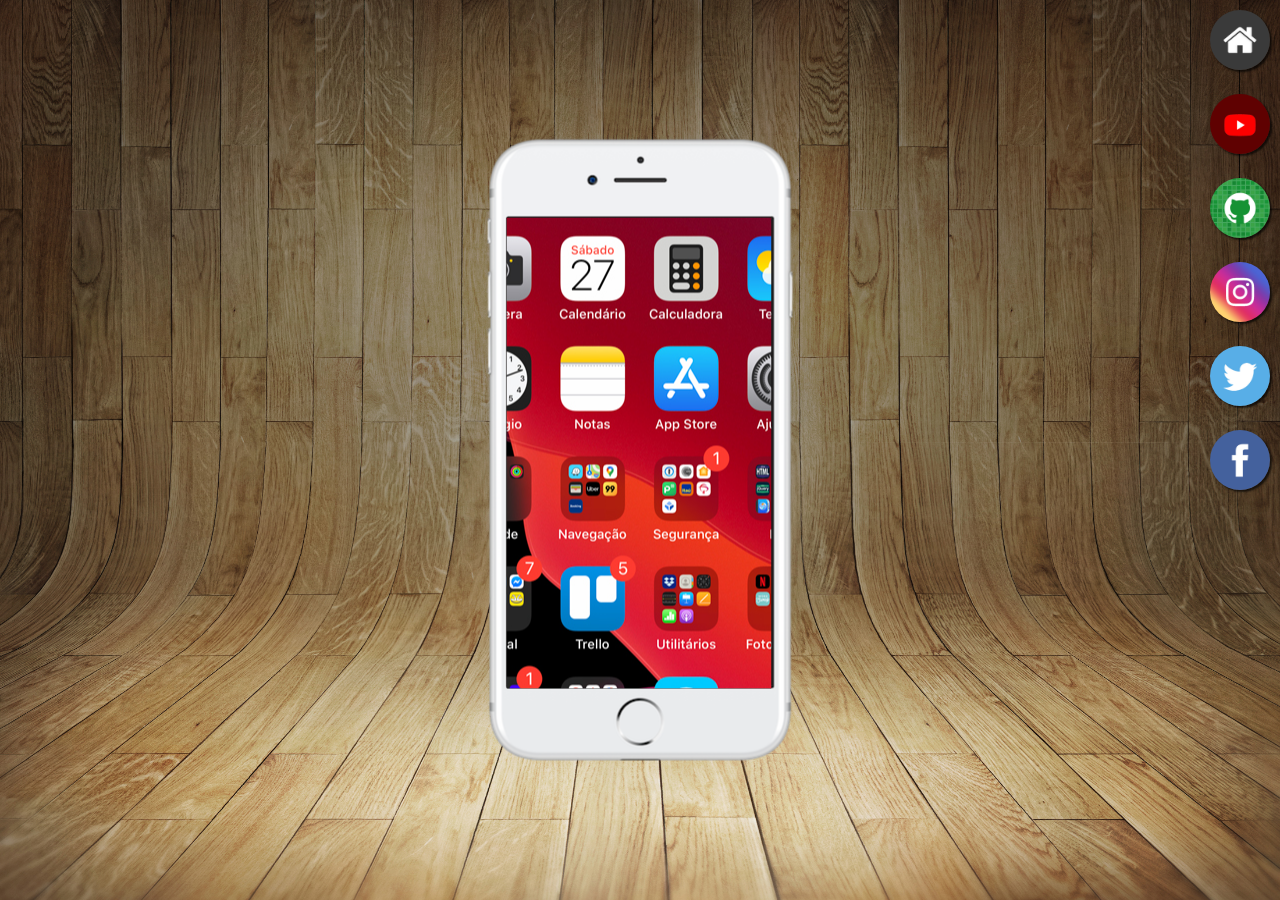
<file: index.html>
<!DOCTYPE html>
<html lang="pt-br">
<head>
    <meta charset="UTF-8">
    <meta http-equiv="X-UA-Compatible" content="IE=edge">
    <meta name="viewport" content="width= , initial-scale=1.0">
    <link rel="shortcut icon" href="favicon.ico" type="image/x-icon">
    <link rel="stylesheet" href="estilos/style.css">
    <title>Projetos Redes Sociais</title>
</head>
<body>
    <main>
        <section id="telefone">
            <iframe src="home.html" name="tela" id="tela" frameborder="0">Seu navegador não é compatível com isso!</iframe>
            
        </section>
        <section id="redes-sociais">
            <a href="home.html" target="tela"><img src="imagens/logo-home.jpg" alt="Home"></a><br>
            <a href="youtube.html" target="tela"><img src="imagens/logo-youtube.jpg" alt="Youtube"></a><br>
            <a href="github.html" target="tela"><img src="imagens/logo-github.jpg" alt="github"></a><br>
            <a href="instagram.html" target="tela"><img src="imagens/logo-instagram.jpg" alt="instagram"></a><br>
            <a href="twitter.html" target="tela"><img src="imagens/logo-twitter.jpg" alt="Twitter"></a><br>
            <a href="facebook.html" target="tela"><img src="imagens/logo-facebook.jpg" alt="Facebook"></a>
        </section>
    </main>
</body>
</html>
</file>
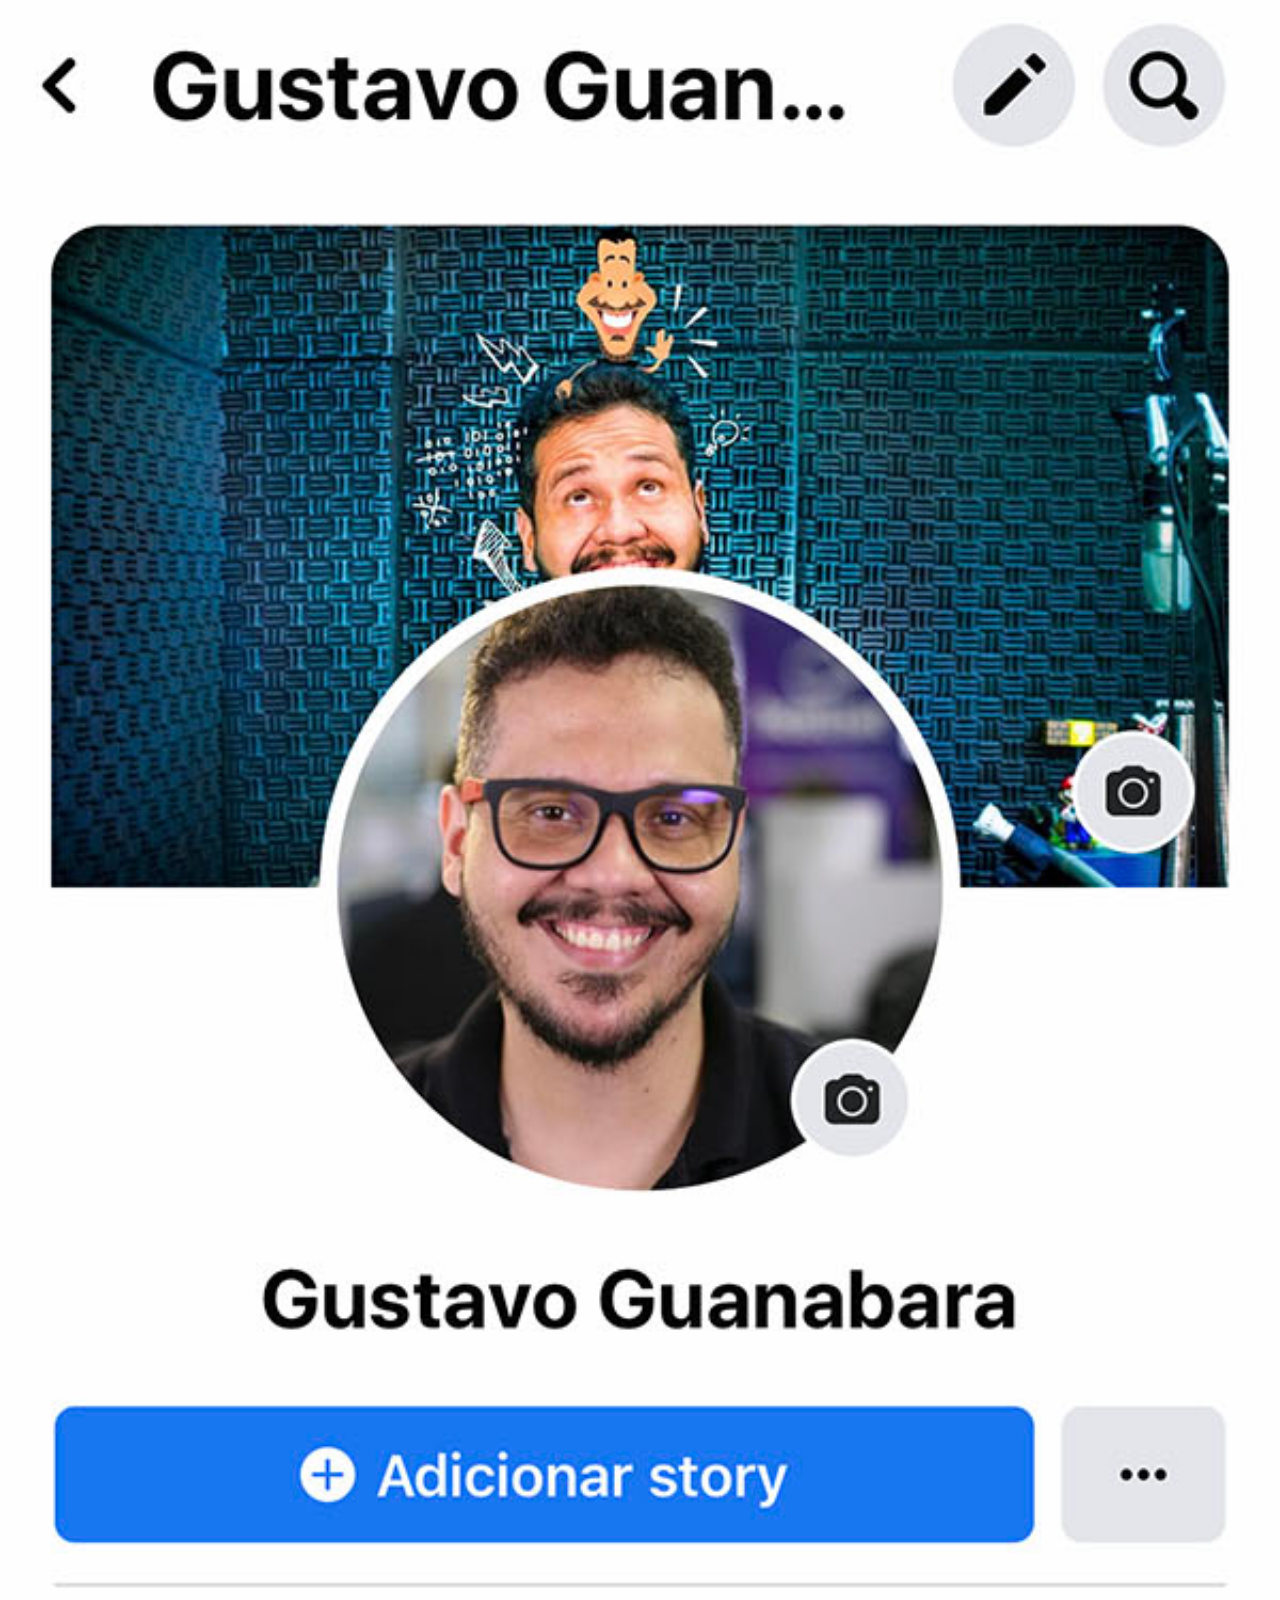
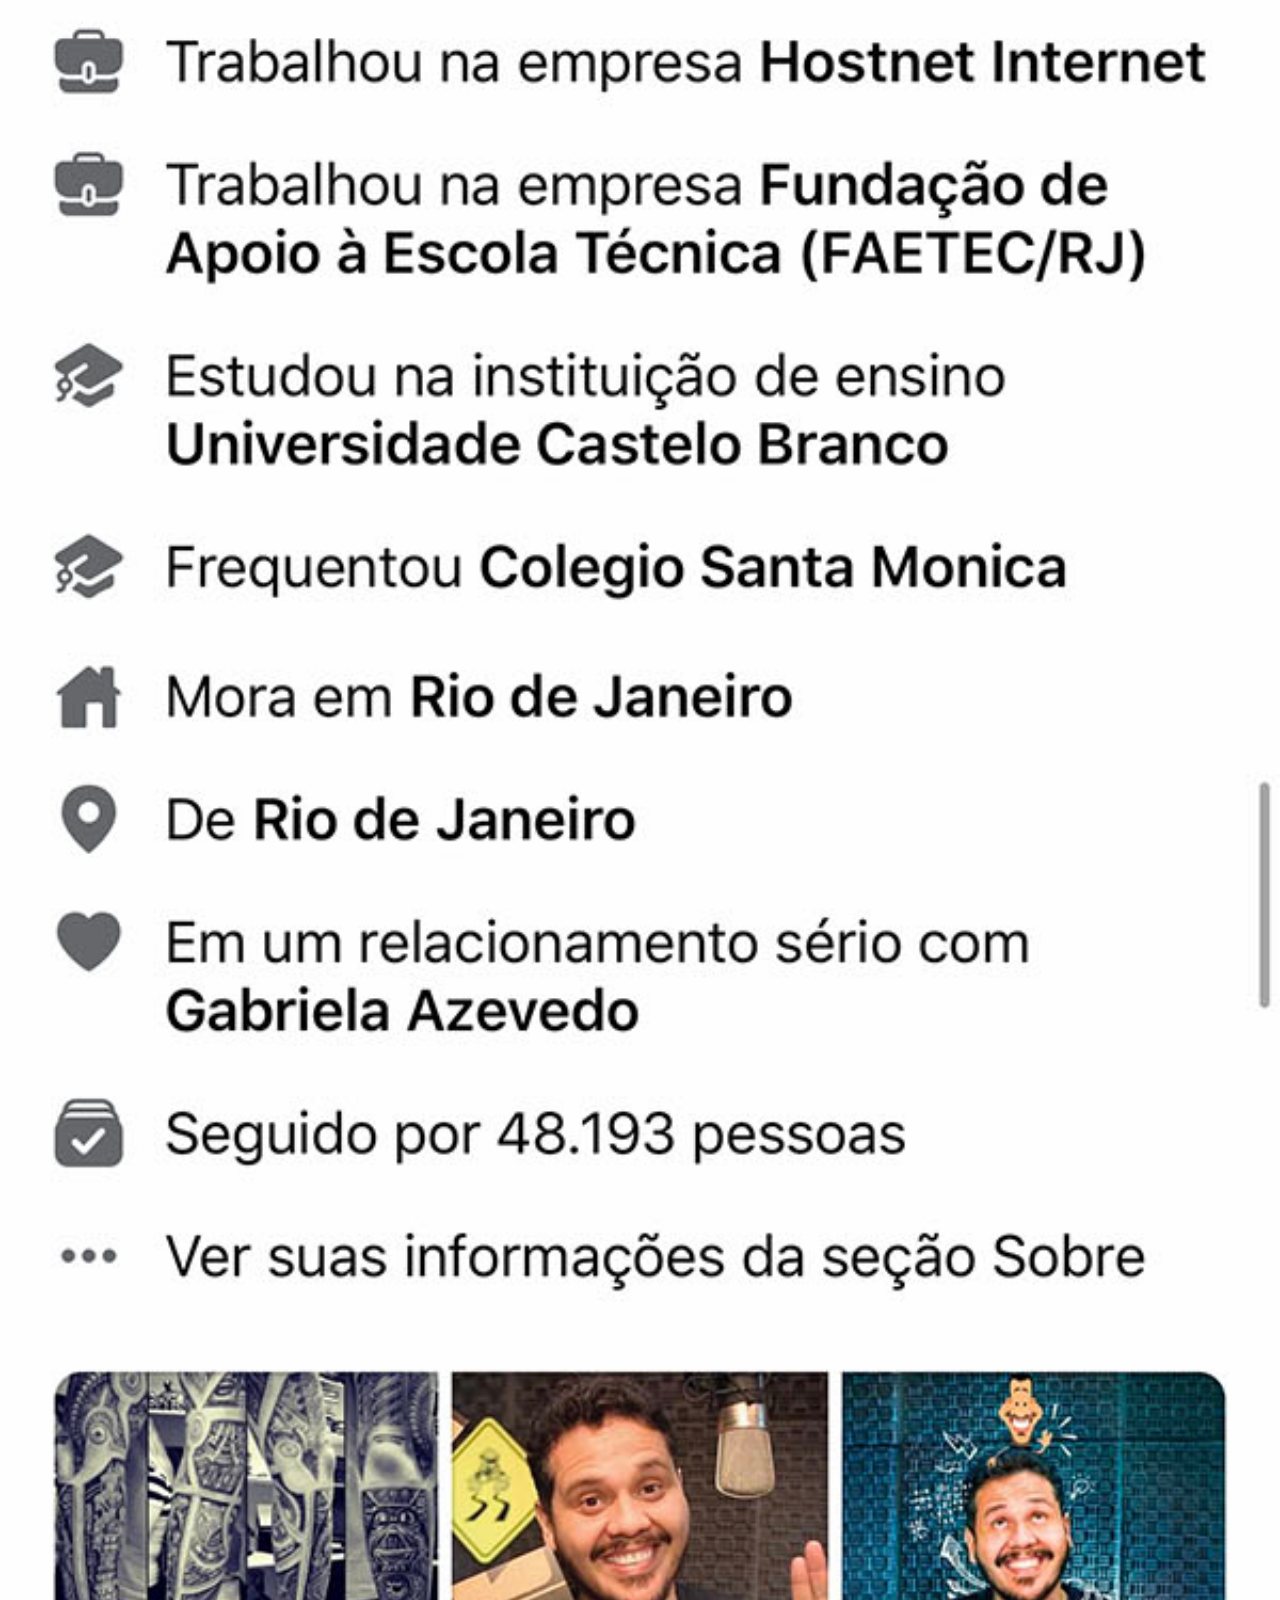
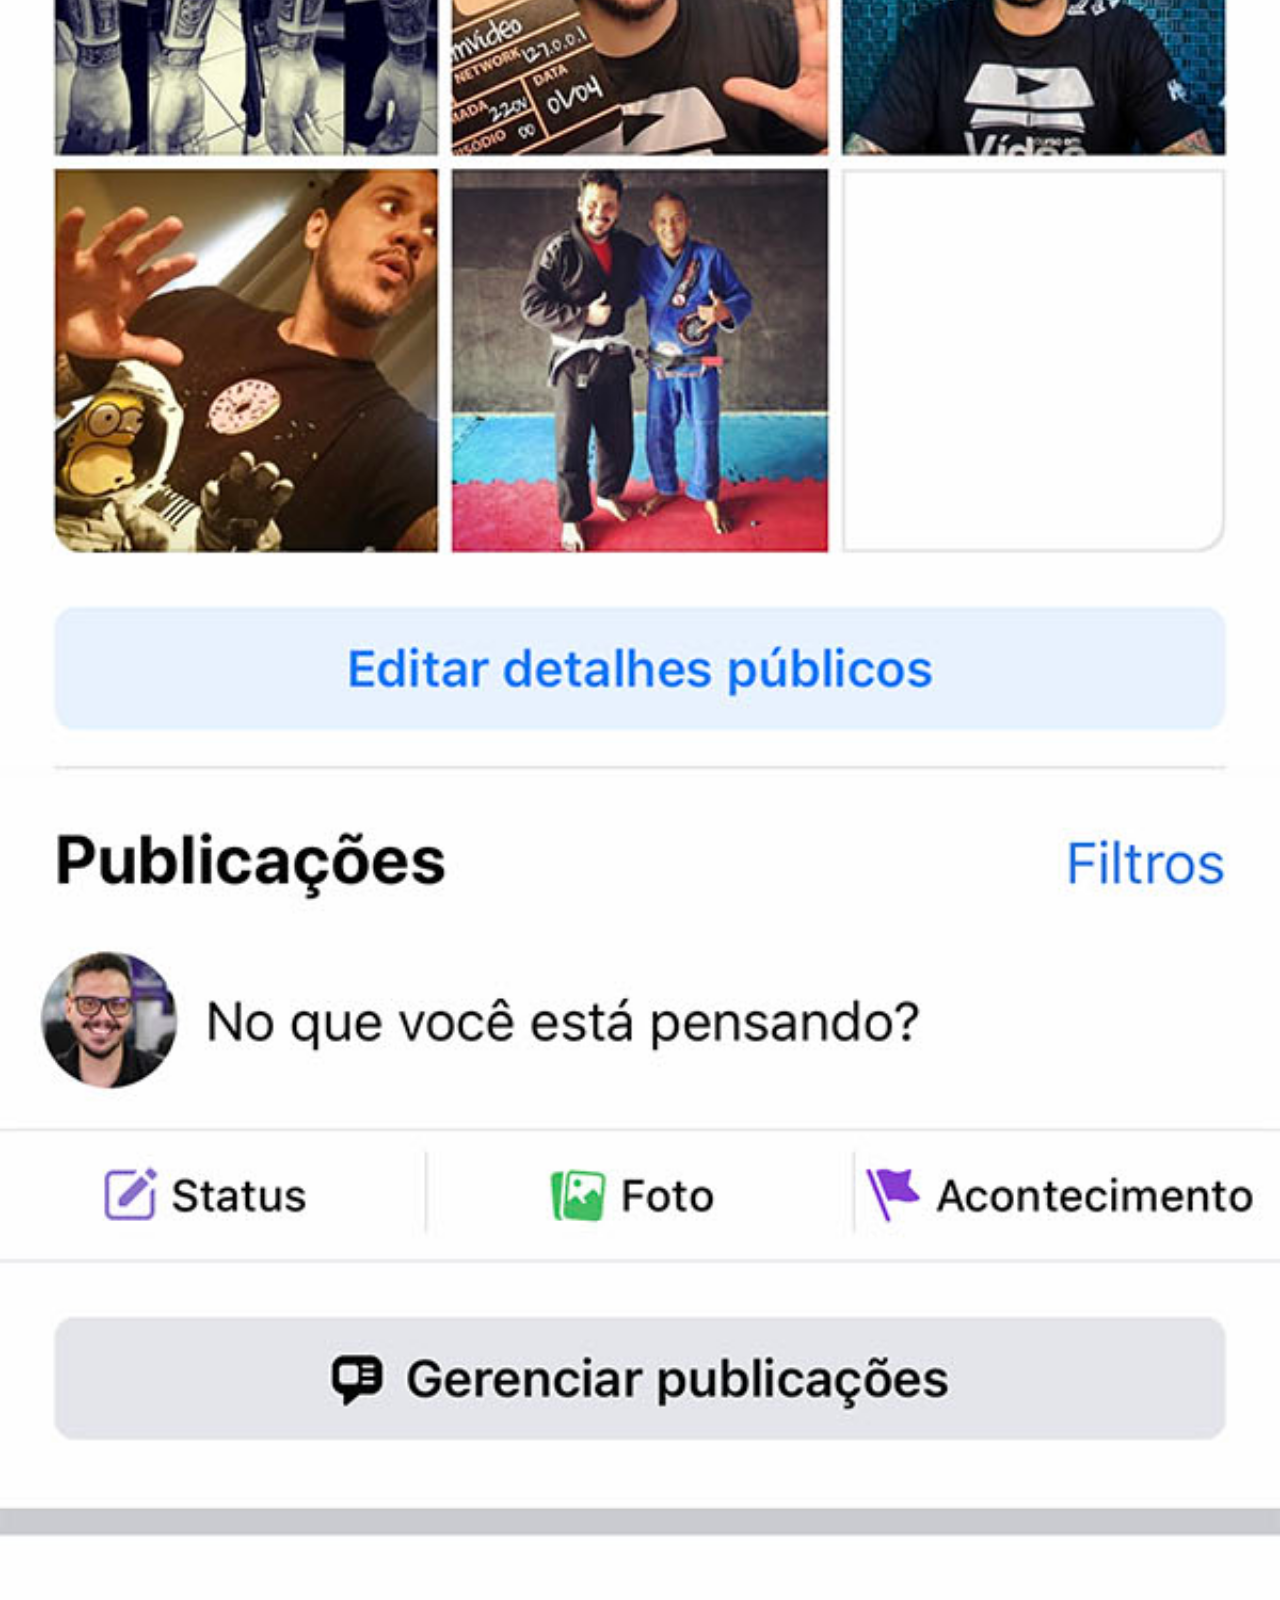
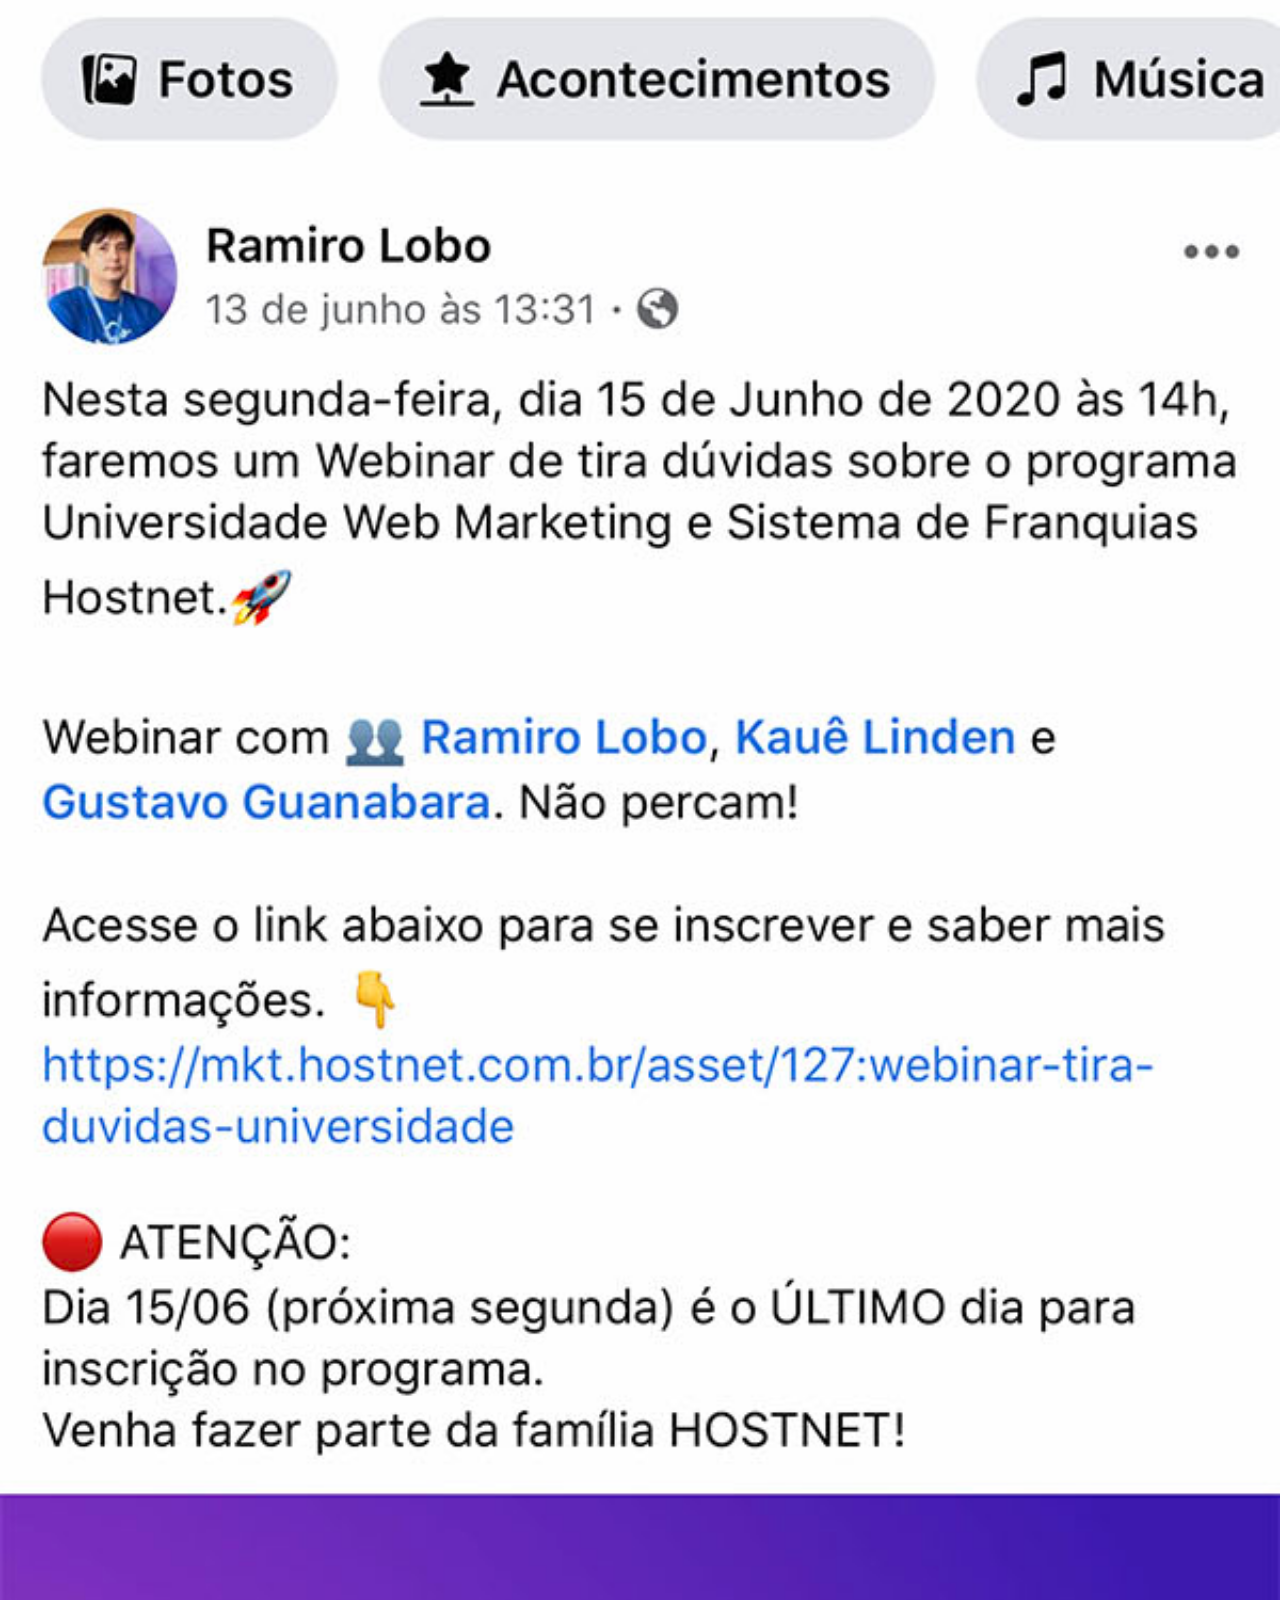
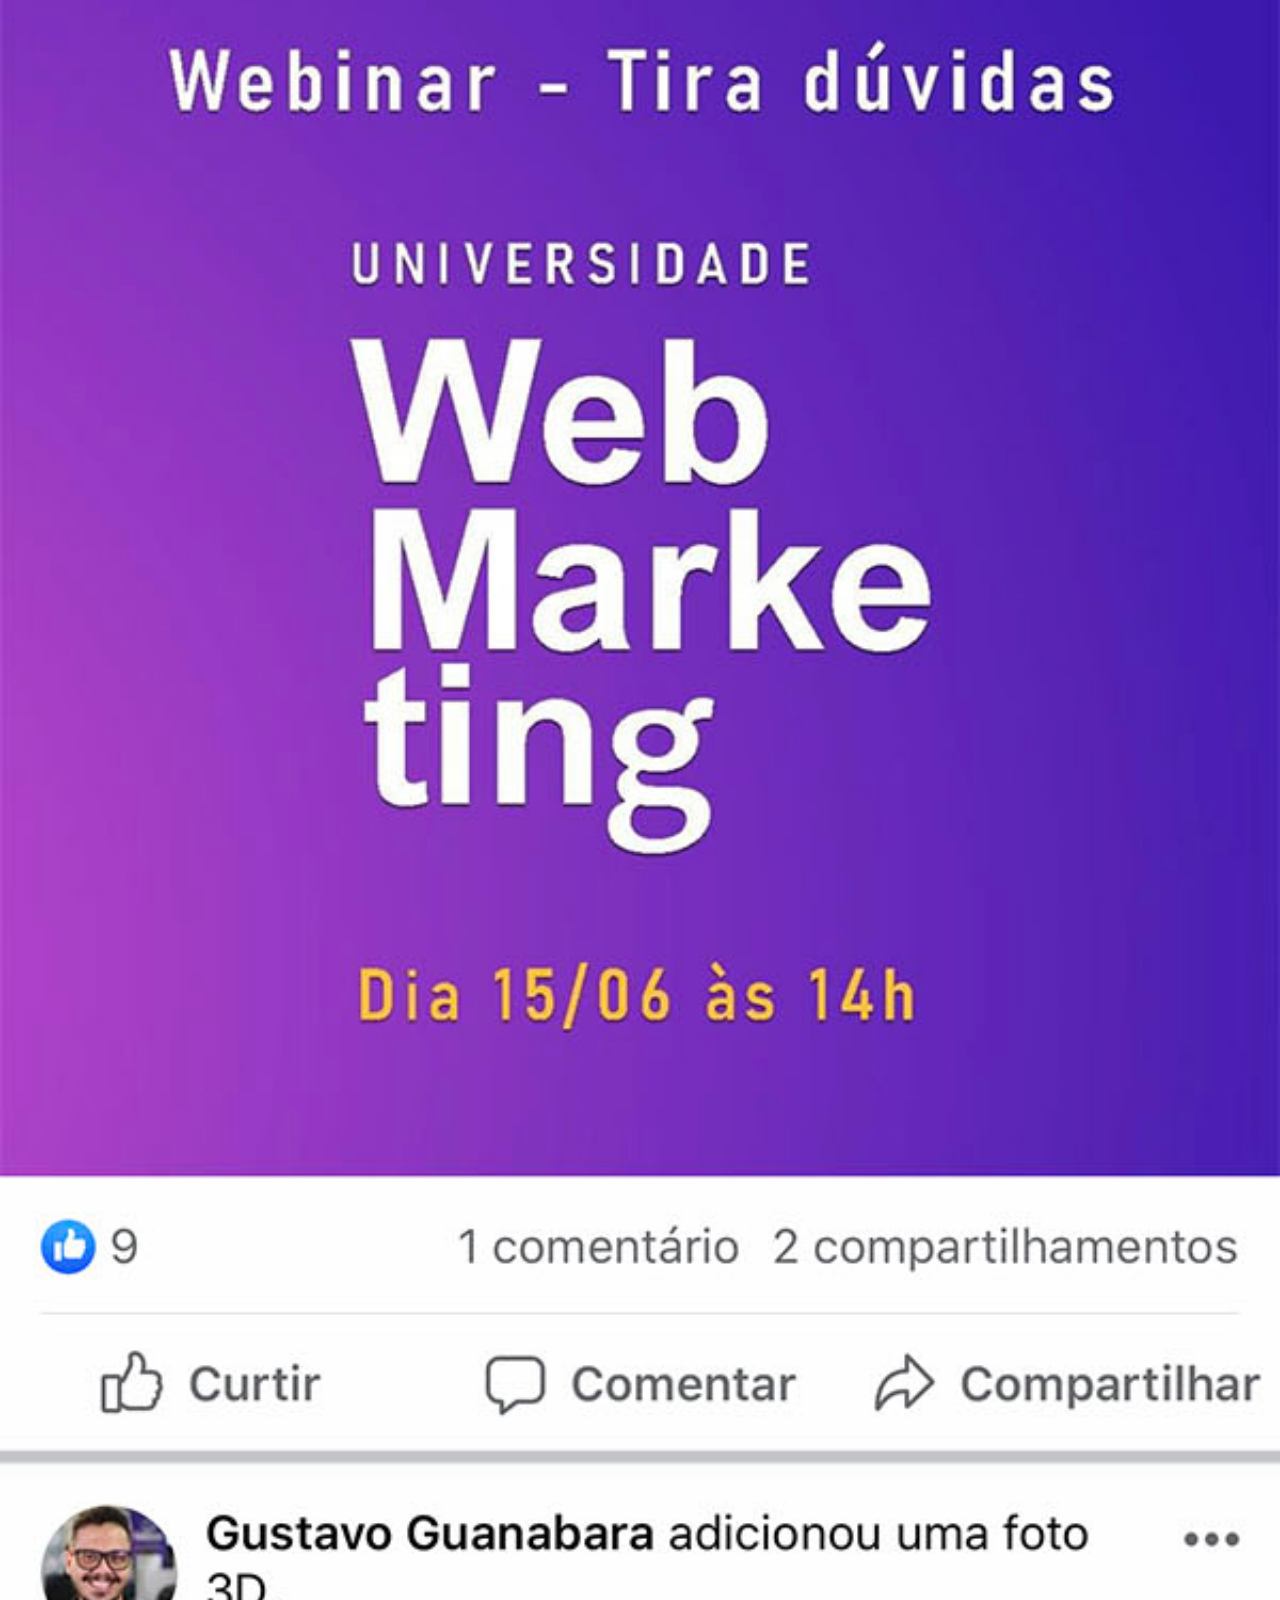
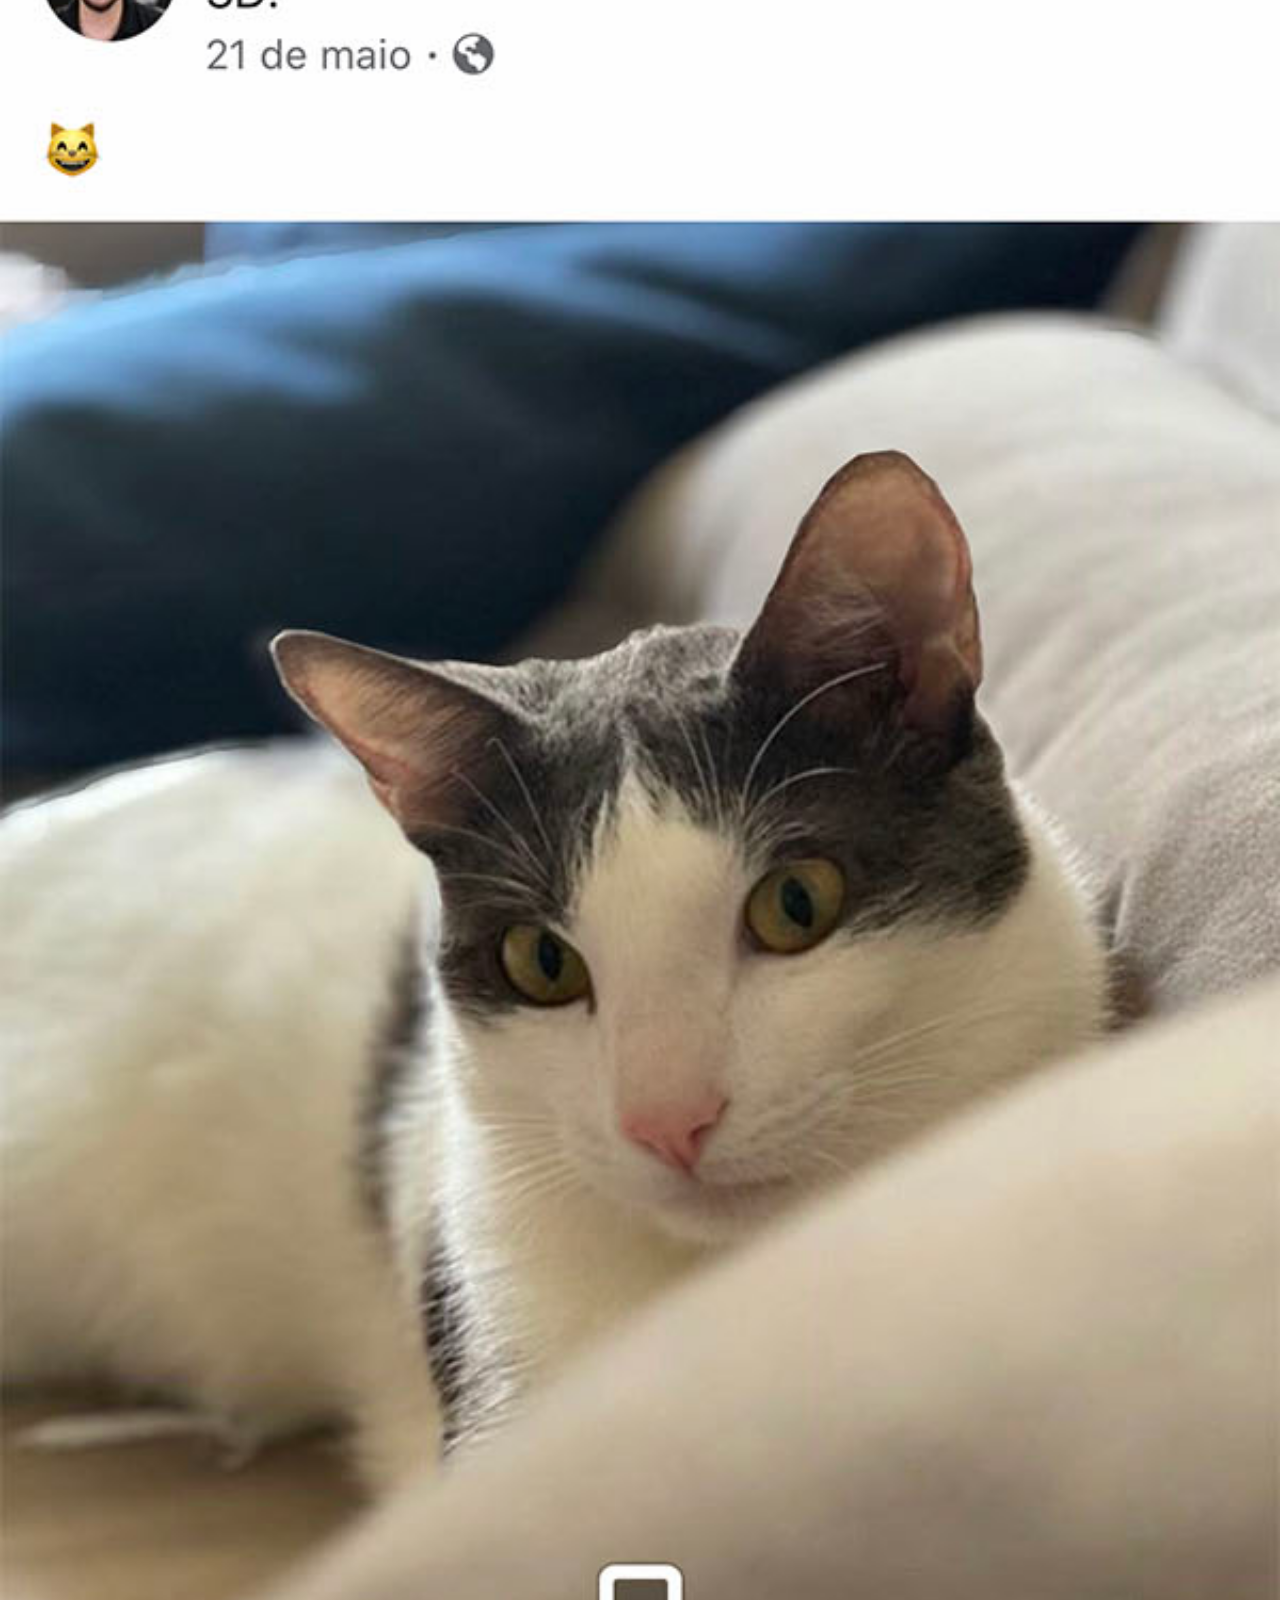
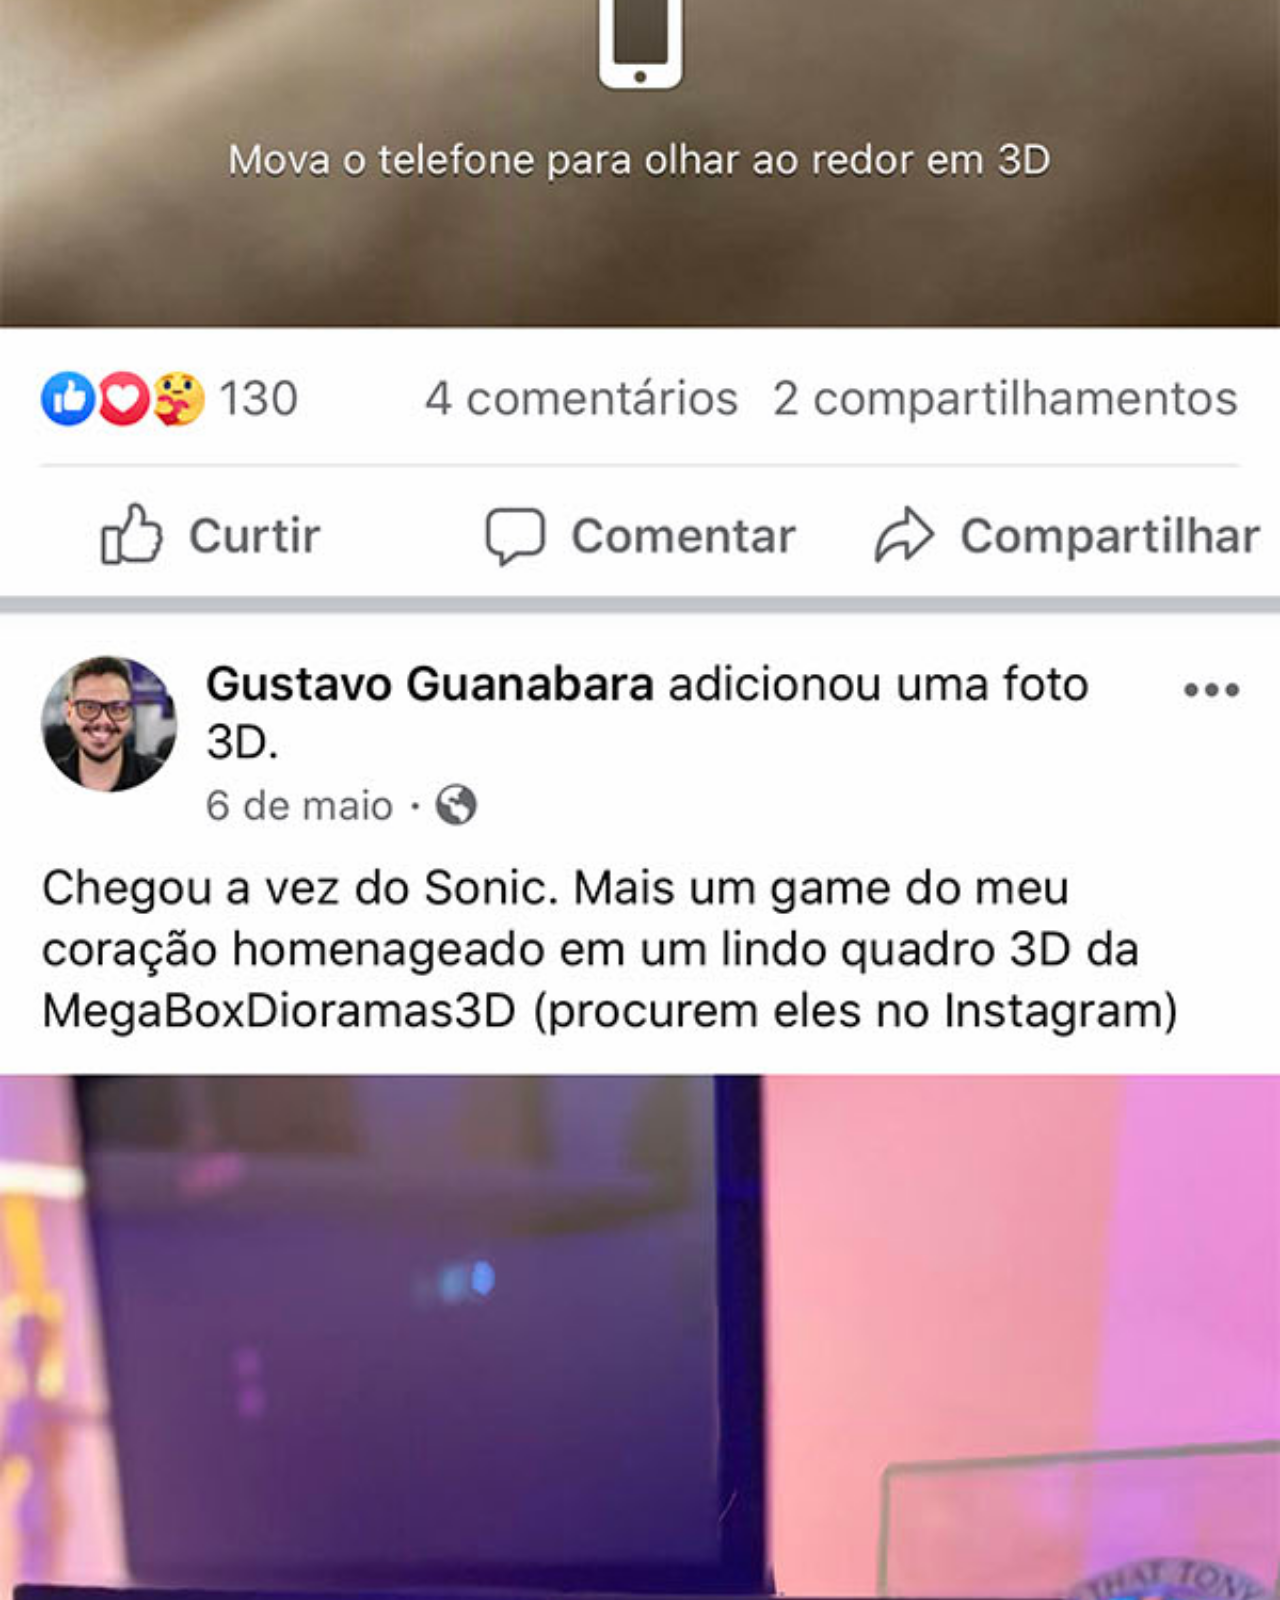
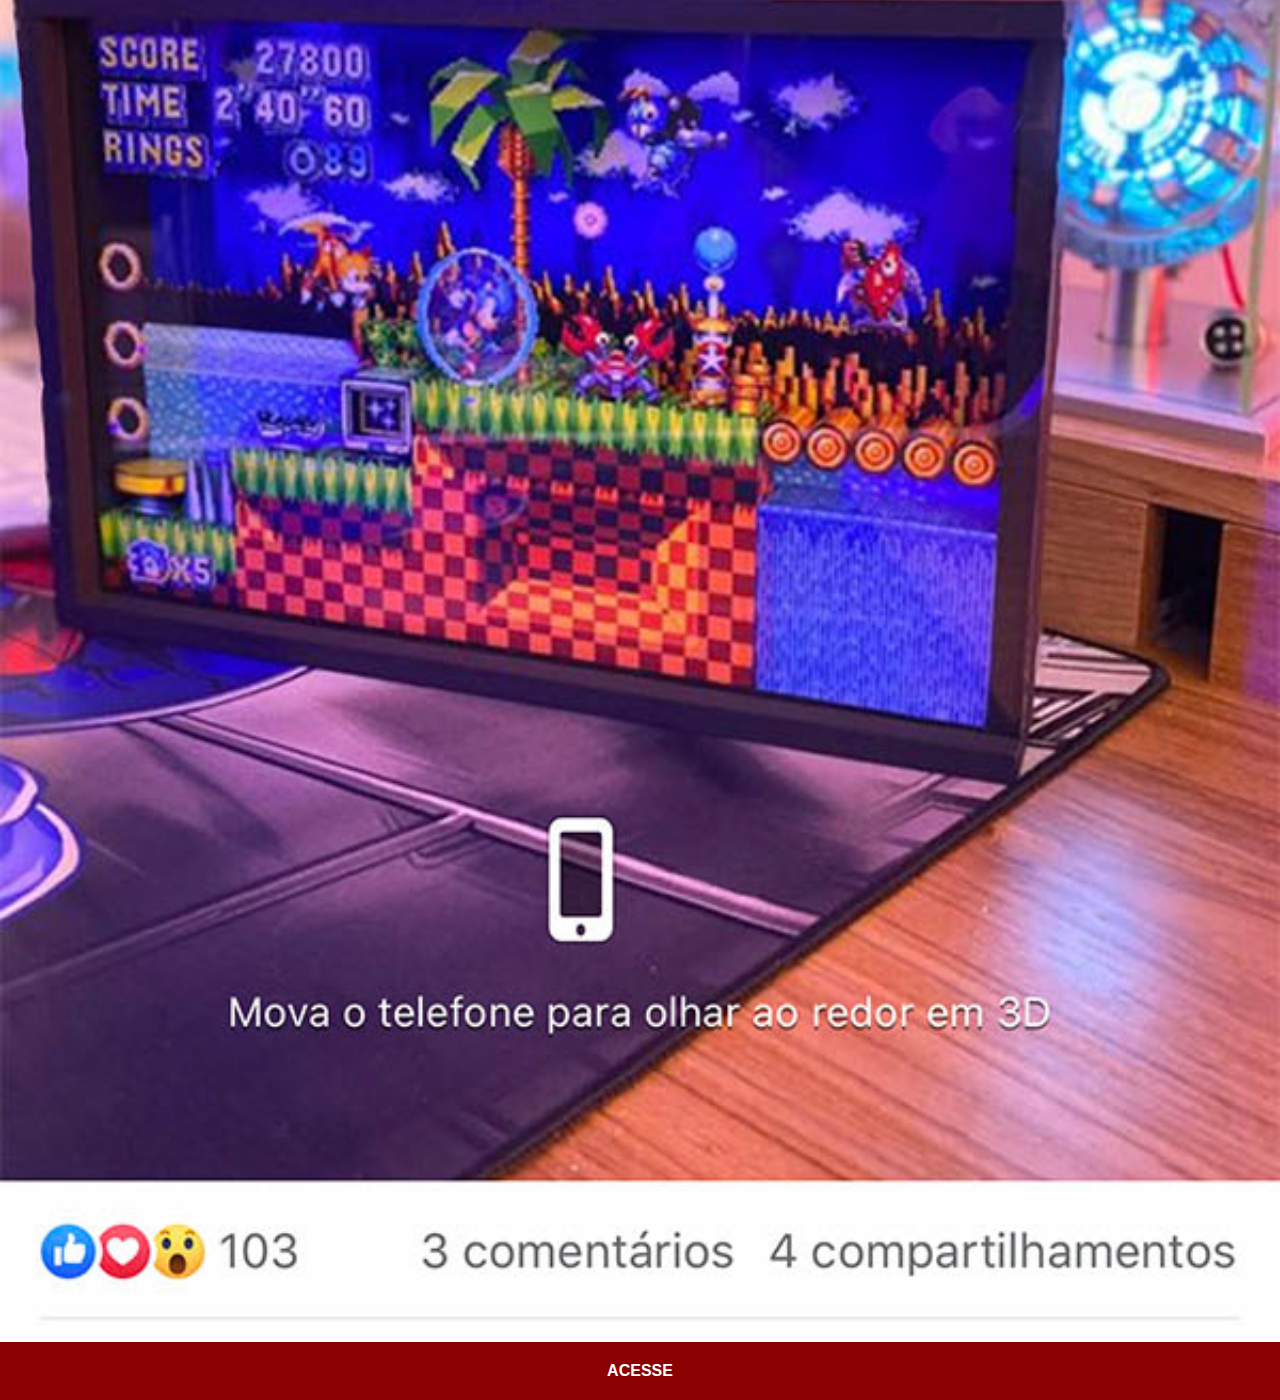
<file: facebook.html>
<!DOCTYPE html>
<html lang="pt-br">
<head>
    <meta charset="UTF-8">
    <meta http-equiv="X-UA-Compatible" content="IE=edge">
    <meta name="viewport" content="width=device-width, initial-scale=1.0">
    <title>Facebook</title>
    <link rel="stylesheet" href="estilos/social.css">
</head>
<body>
    <img src="imagens/tela-facebook.jpg" alt="Youtube">
    <a href="https://www.facebook.com/" target="_blank">ACESSE</a>
</body>
</html>
</file>
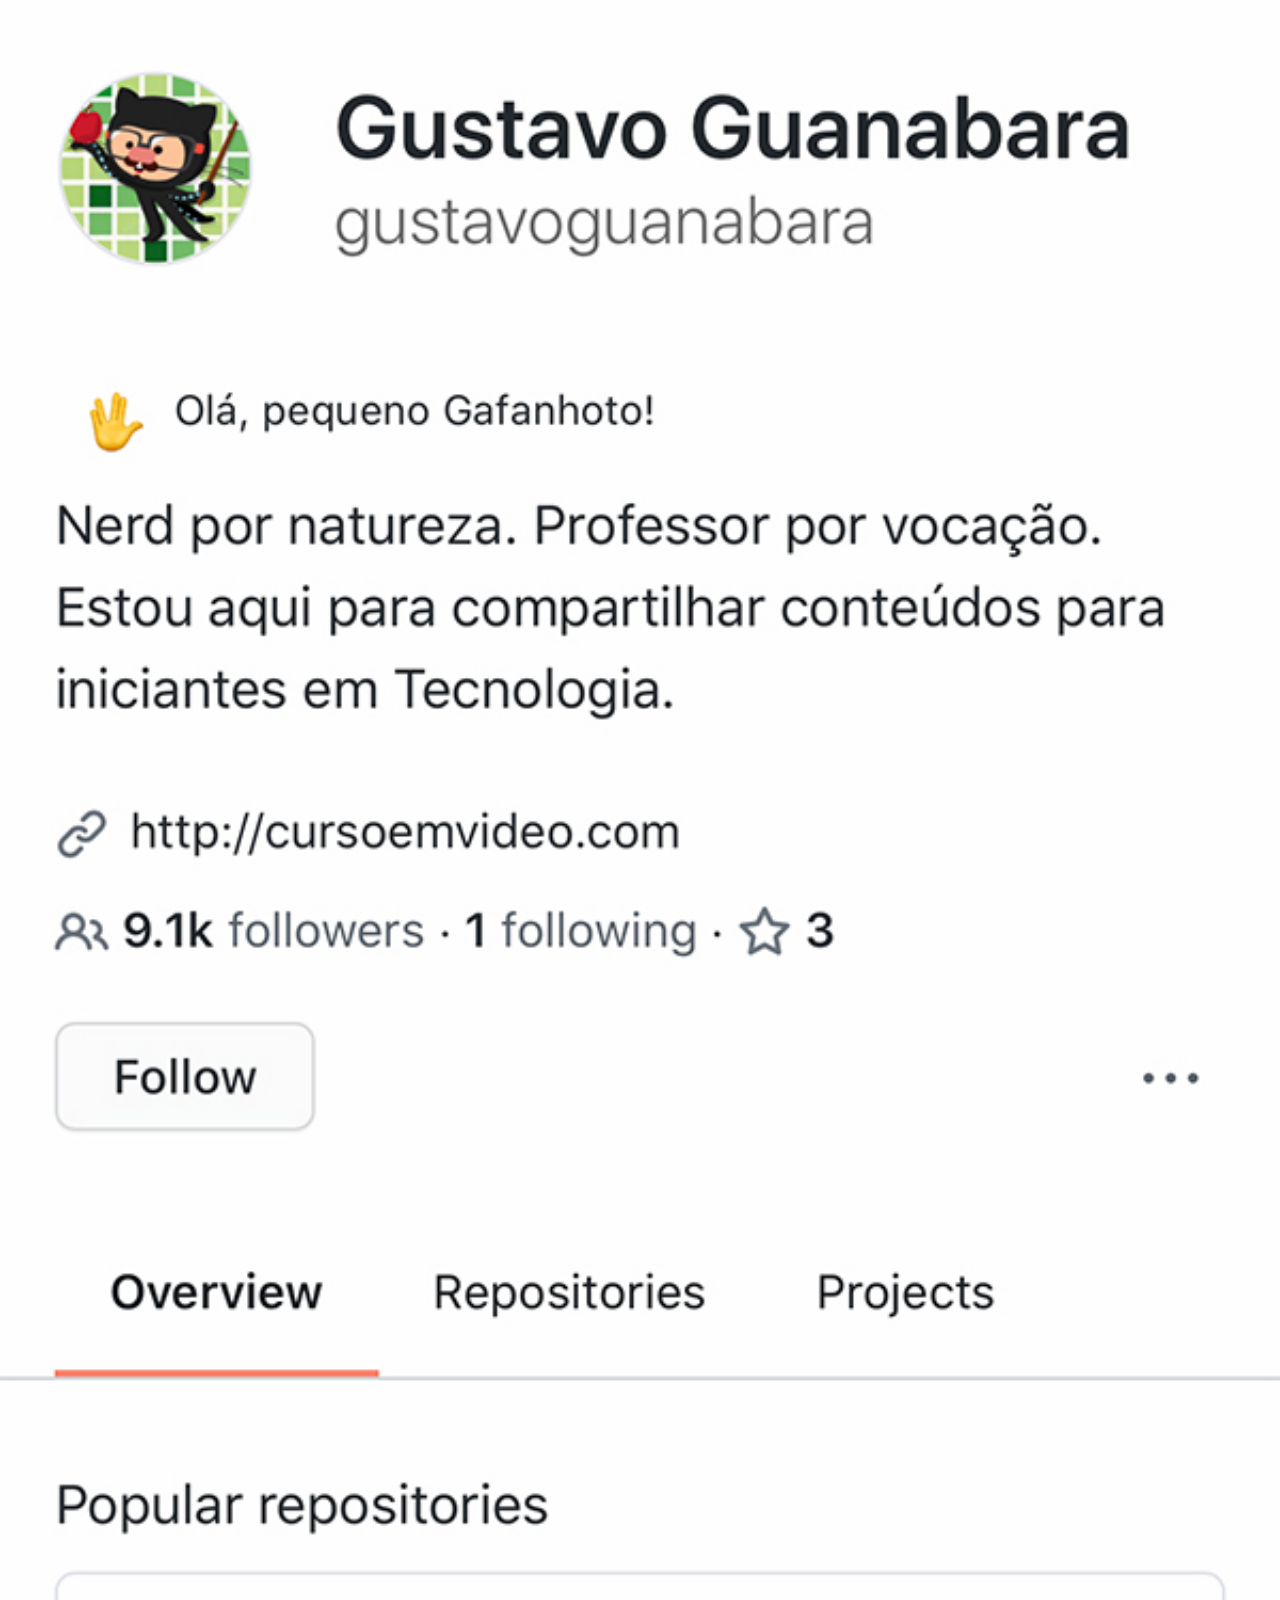
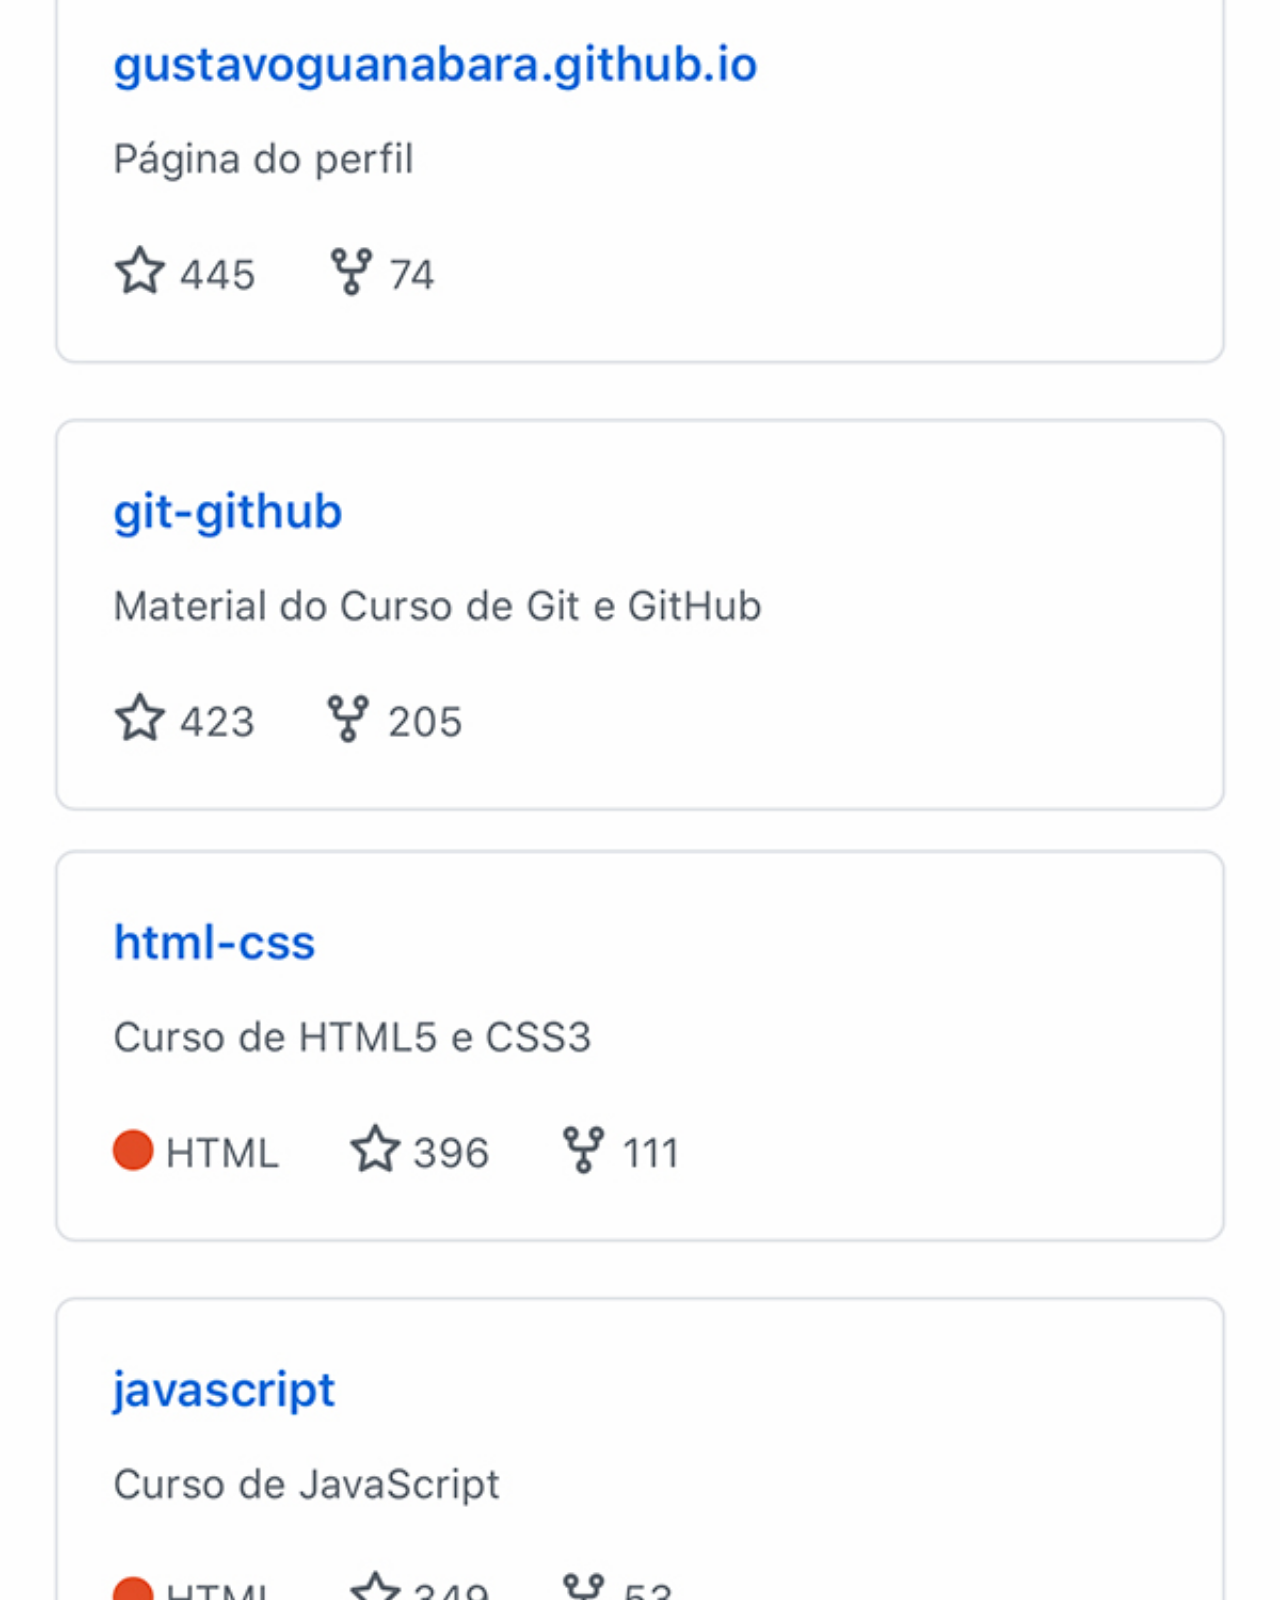
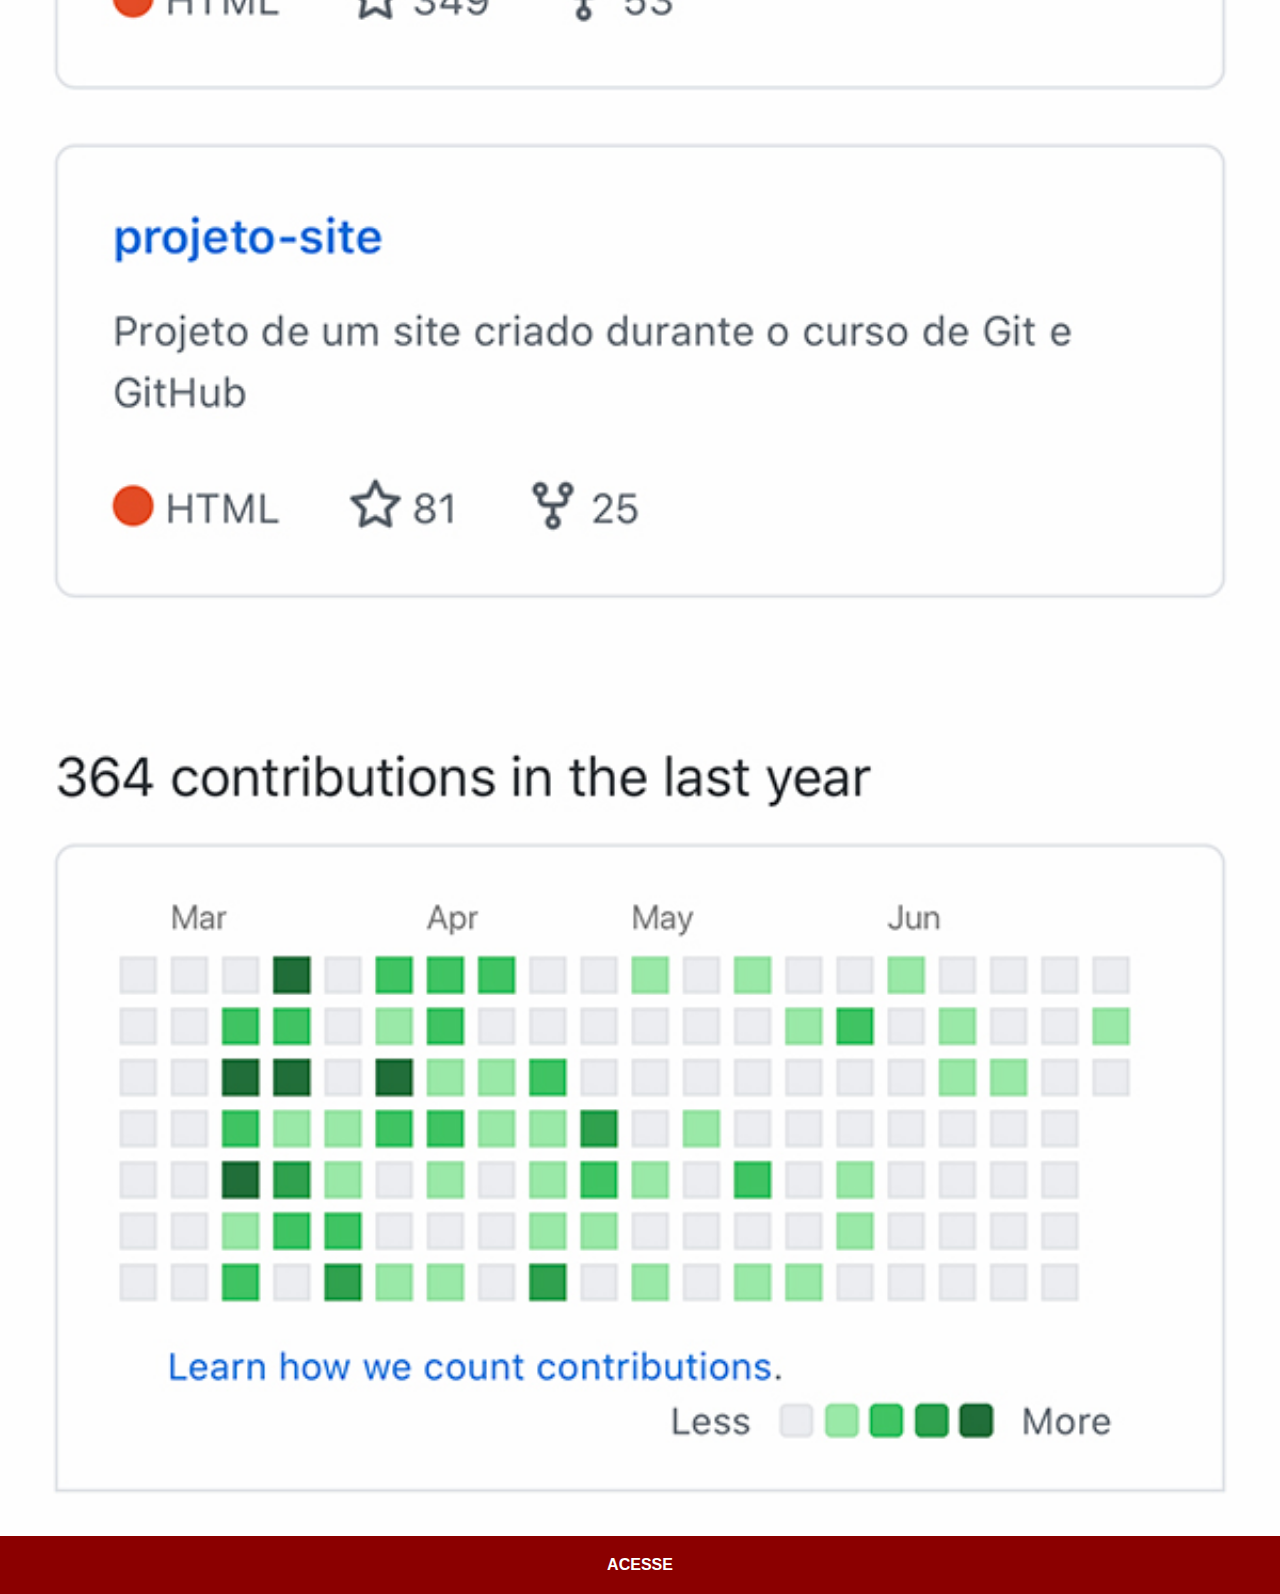
<file: github.html>
<!DOCTYPE html>
<html lang="pt-br">
<head>
    <meta charset="UTF-8">
    <meta http-equiv="X-UA-Compatible" content="IE=edge">
    <meta name="viewport" content="width=device-width, initial-scale=1.0">
    <title>GitHub</title>
    <link rel="stylesheet" href="estilos/social.css">
</head>
<body>
    <img src="imagens/tela-github.jpg" alt="Youtube">
    <a href="https://github.com/gustavoguanabara" target="_blank">ACESSE</a>
</body>
</html>
</file>
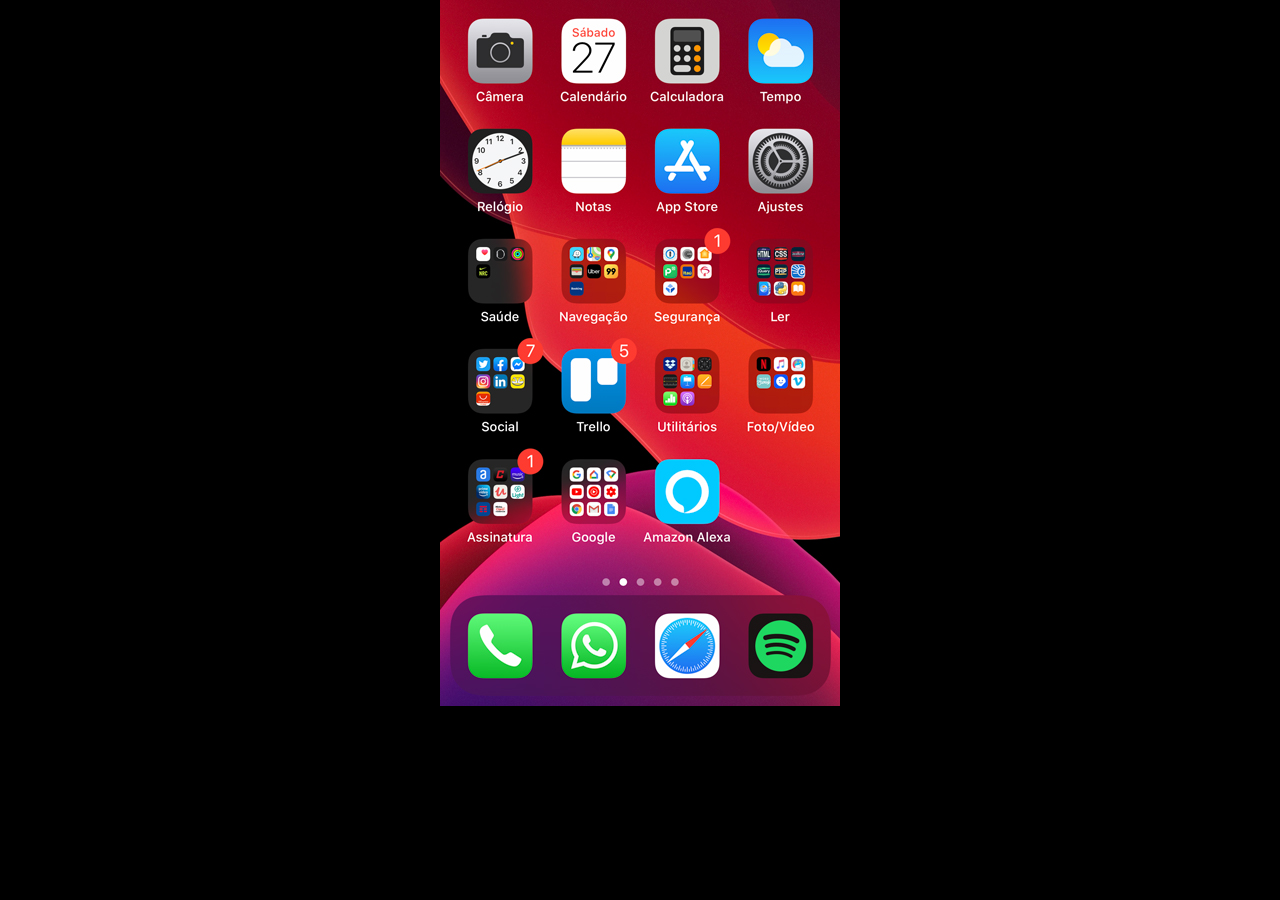
<file: home.html>
<!DOCTYPE html>
<html lang="pt-br">
<head>
    <meta charset="UTF-8">
    <meta http-equiv="X-UA-Compatible" content="IE=edge">
    <meta name="viewport" content="width=device-width, initial-scale=1.0">
    <title>Home</title>
    <style>
        * {
            margin: 0px;
            padding: 0px;
        }

        body {
            width: 100vw;
            height: 100vh;
            background: black url('imagens/tela-home.jpg') no-repeat top center;
        }
    </style>
</head>
<body>

</body>
</html>
</file>
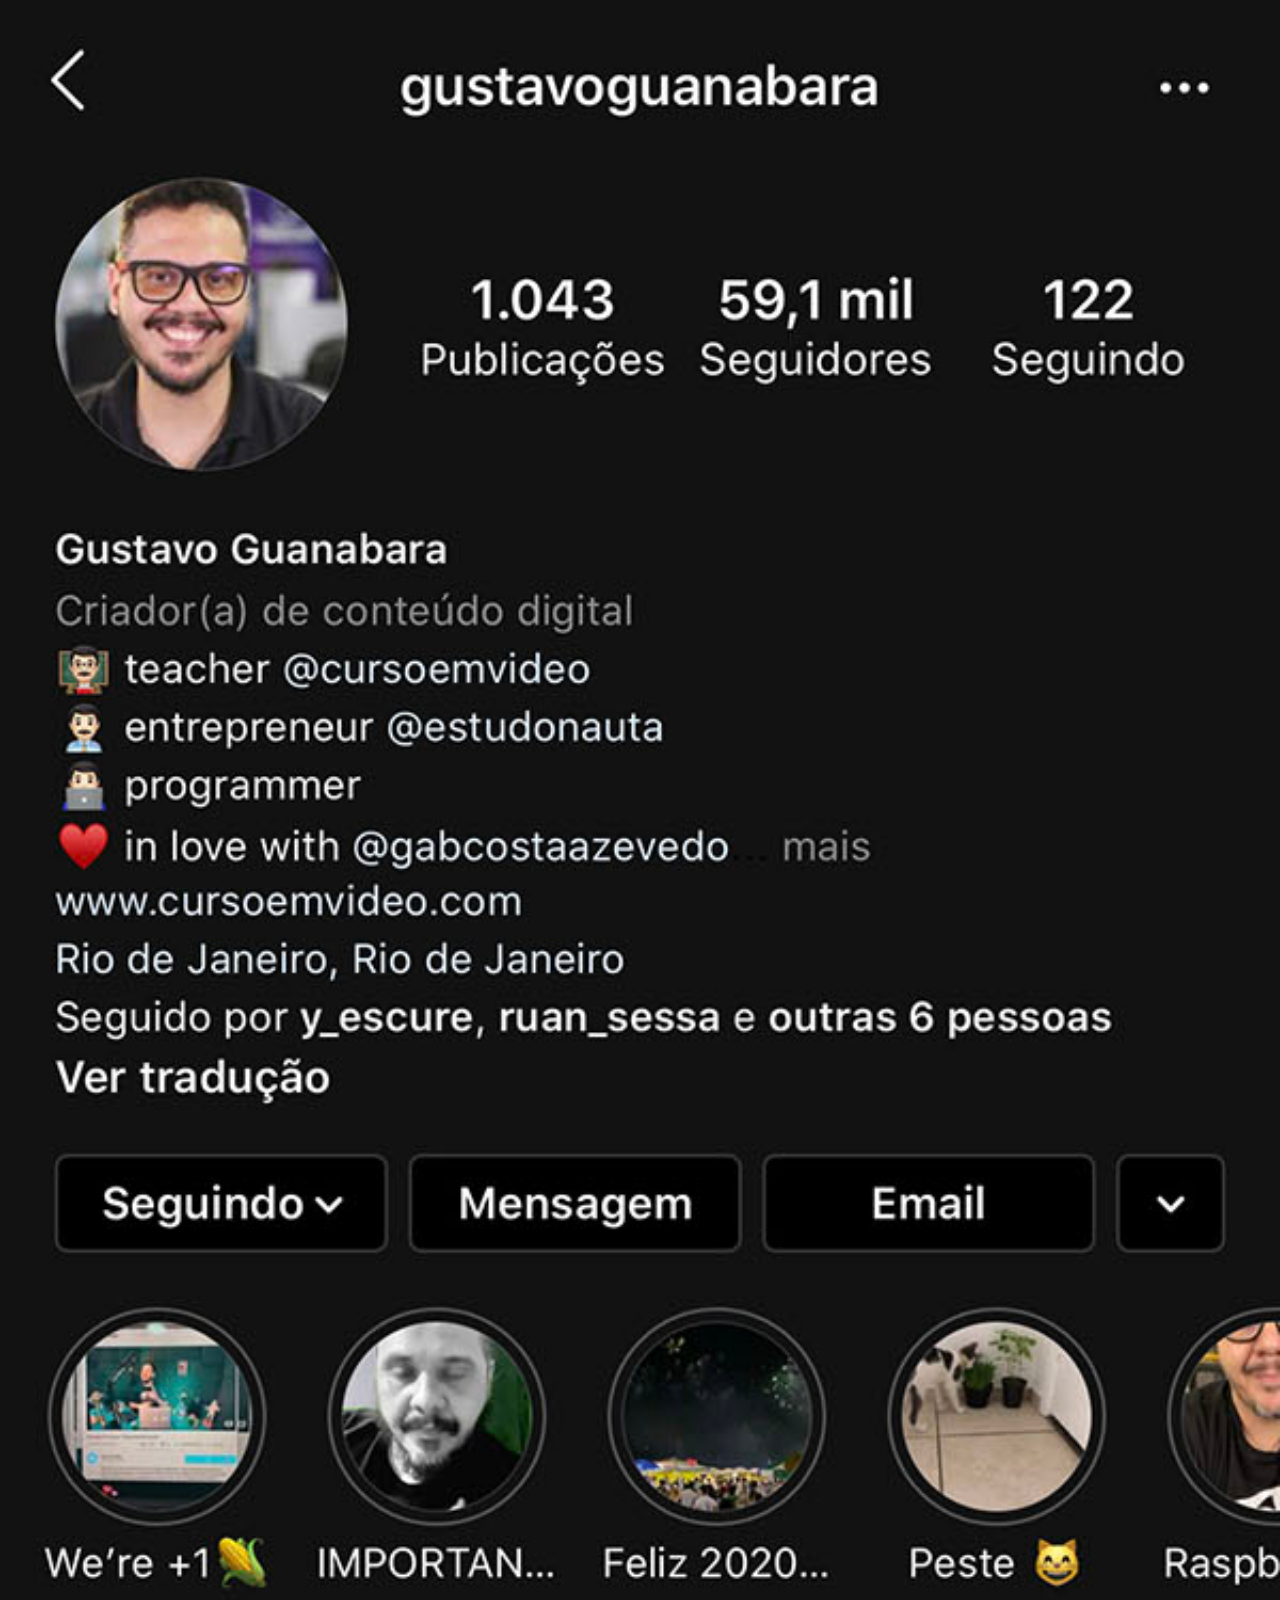
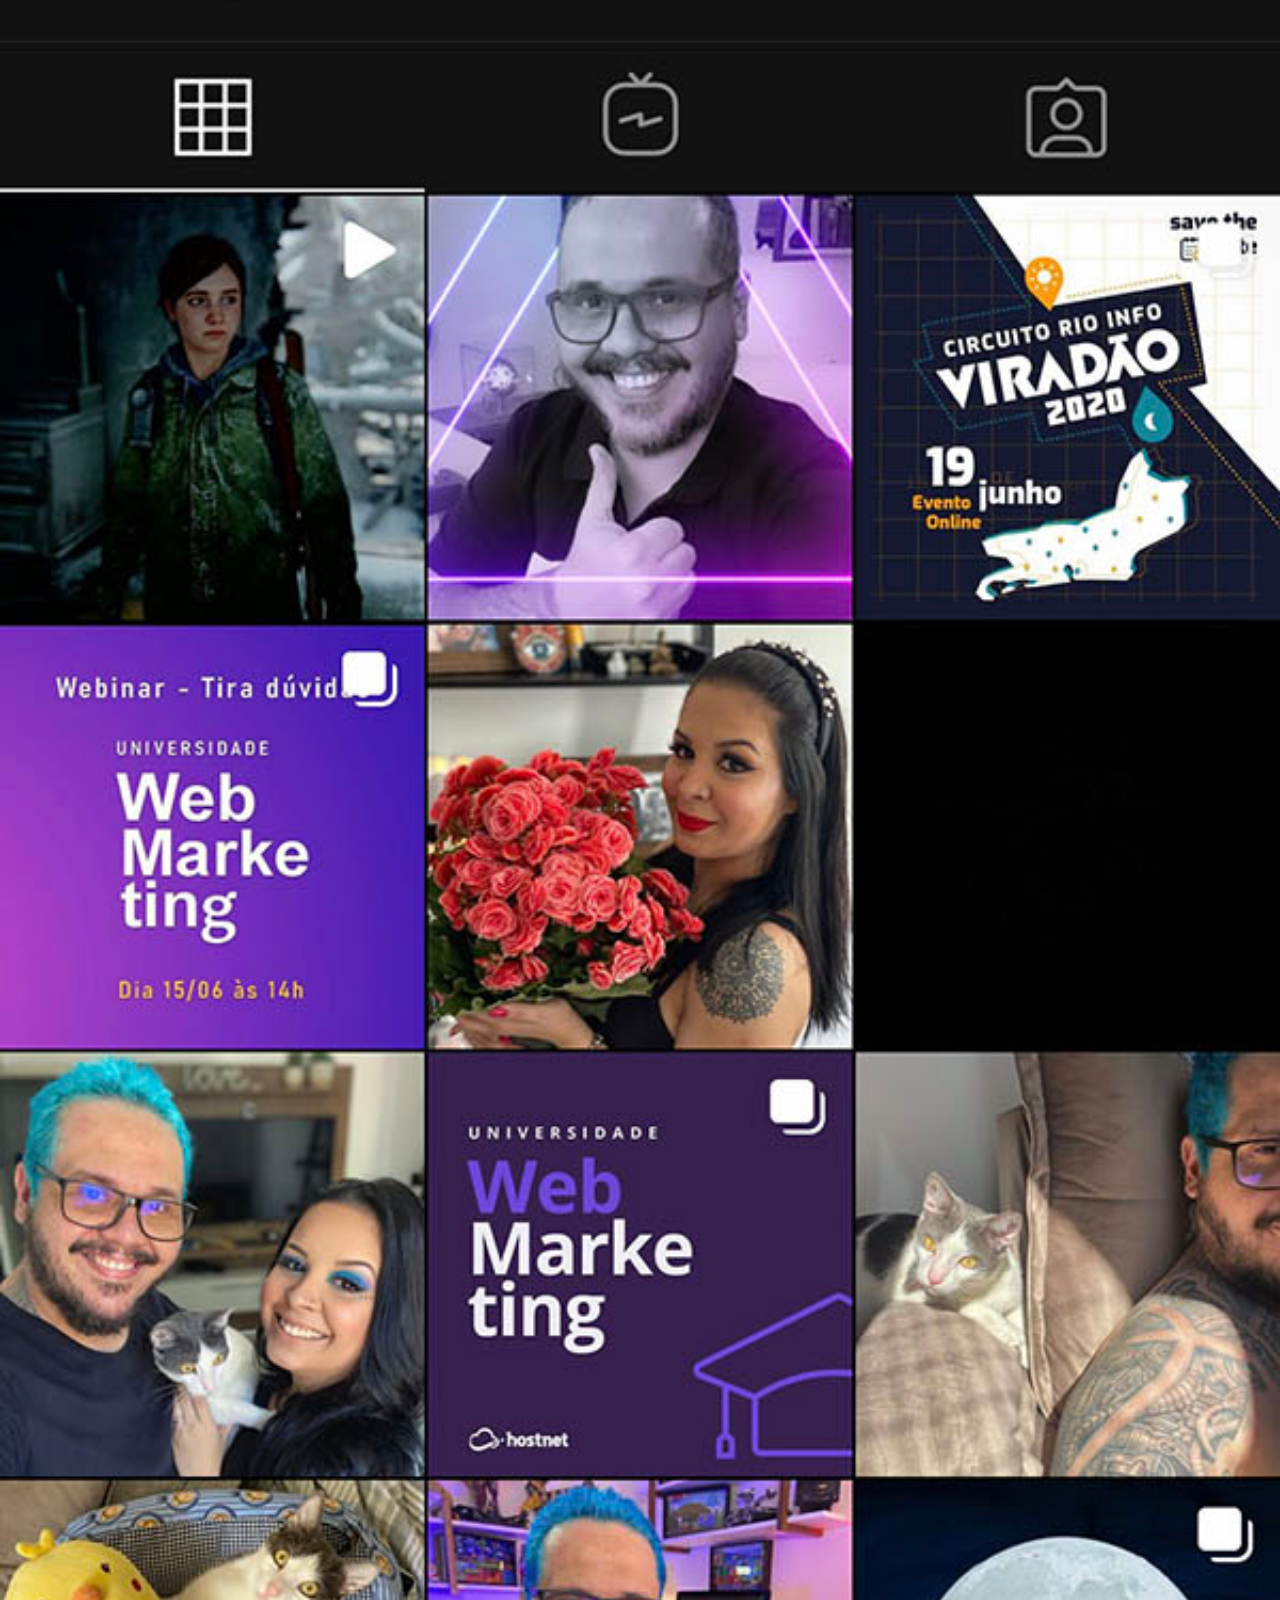
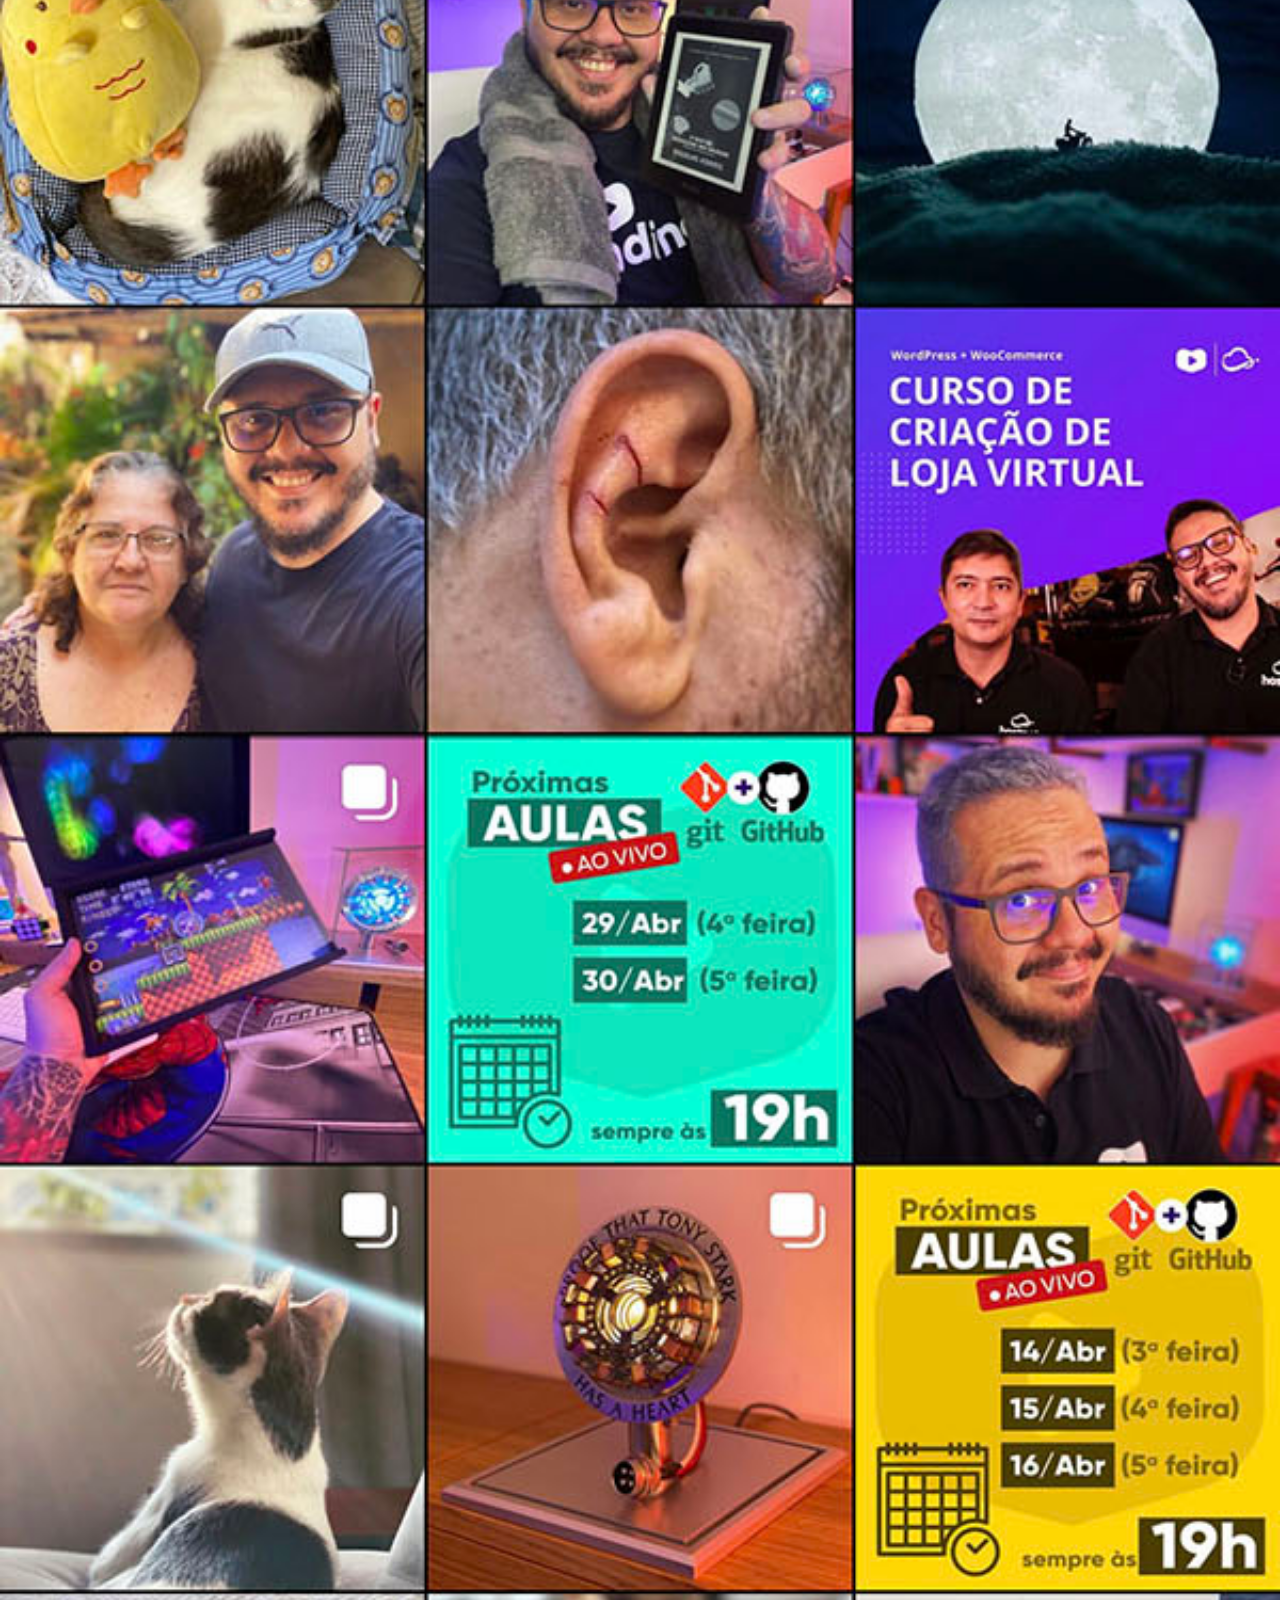
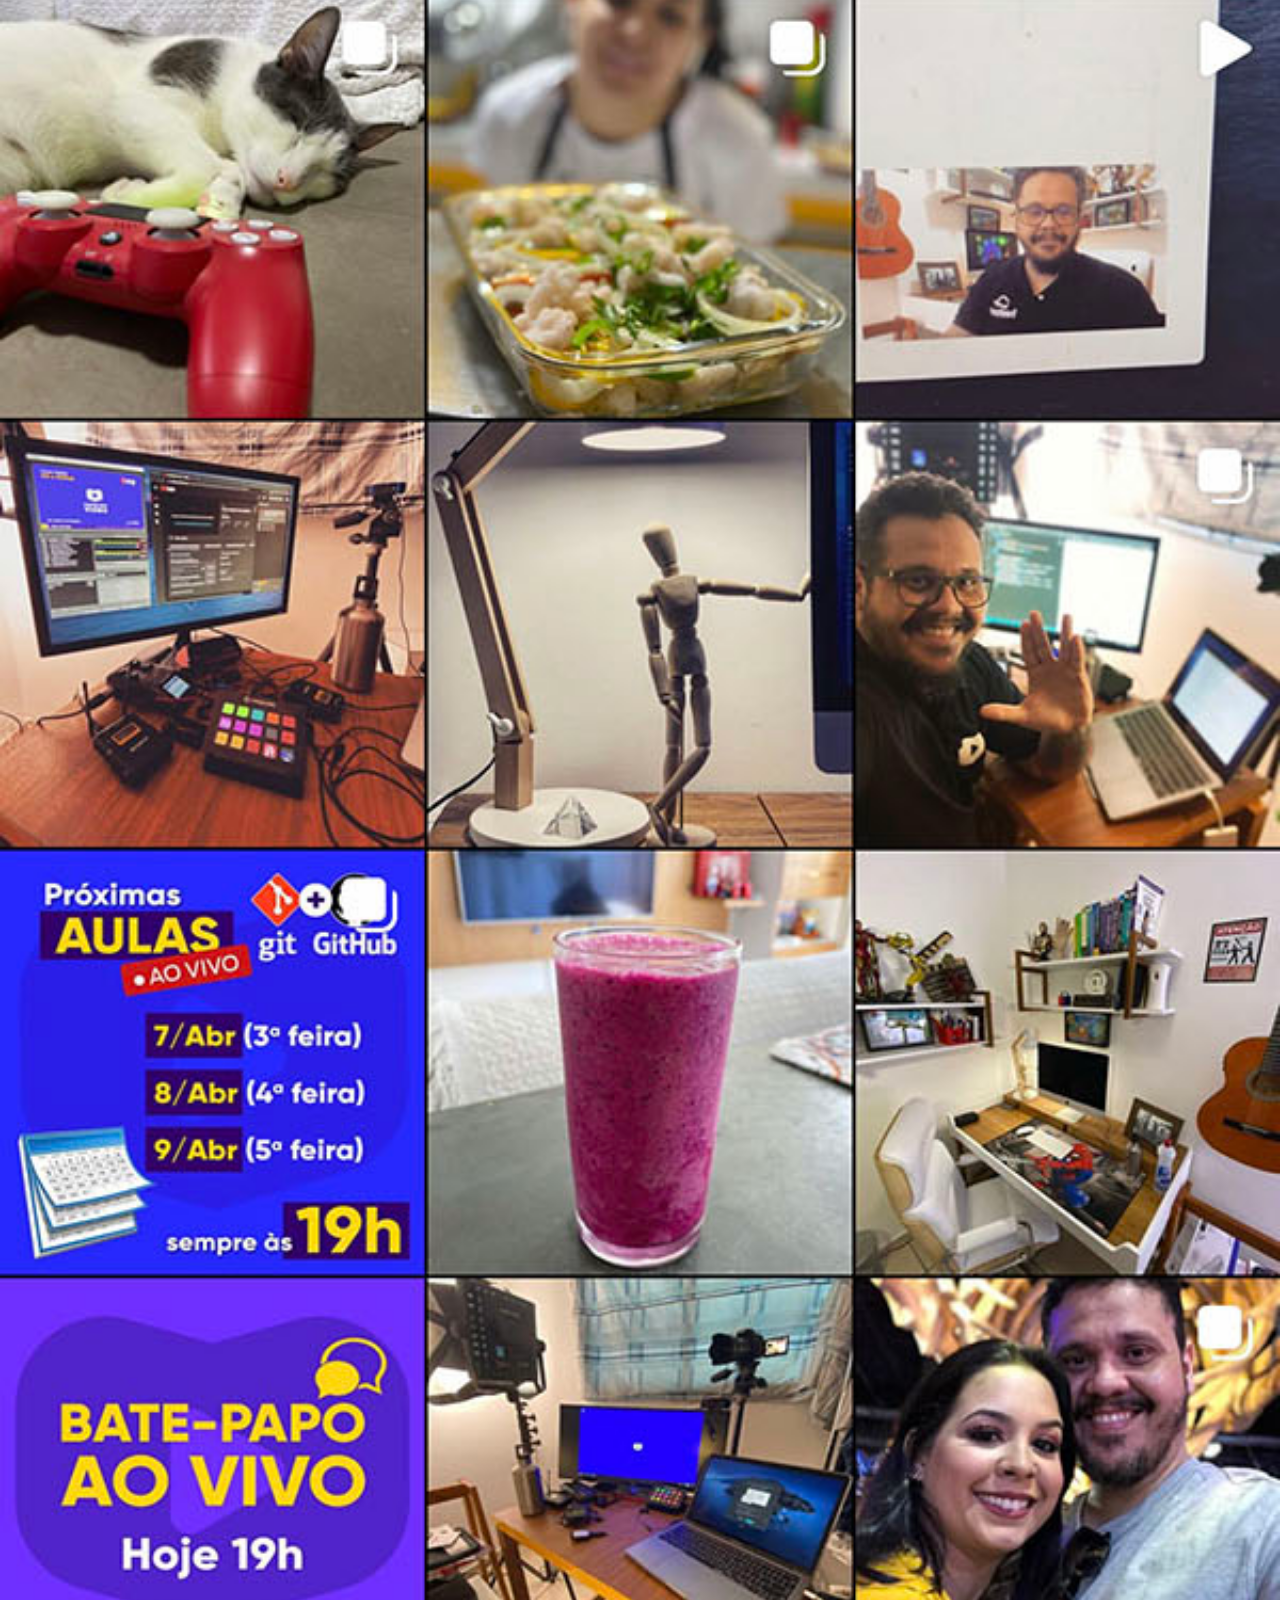
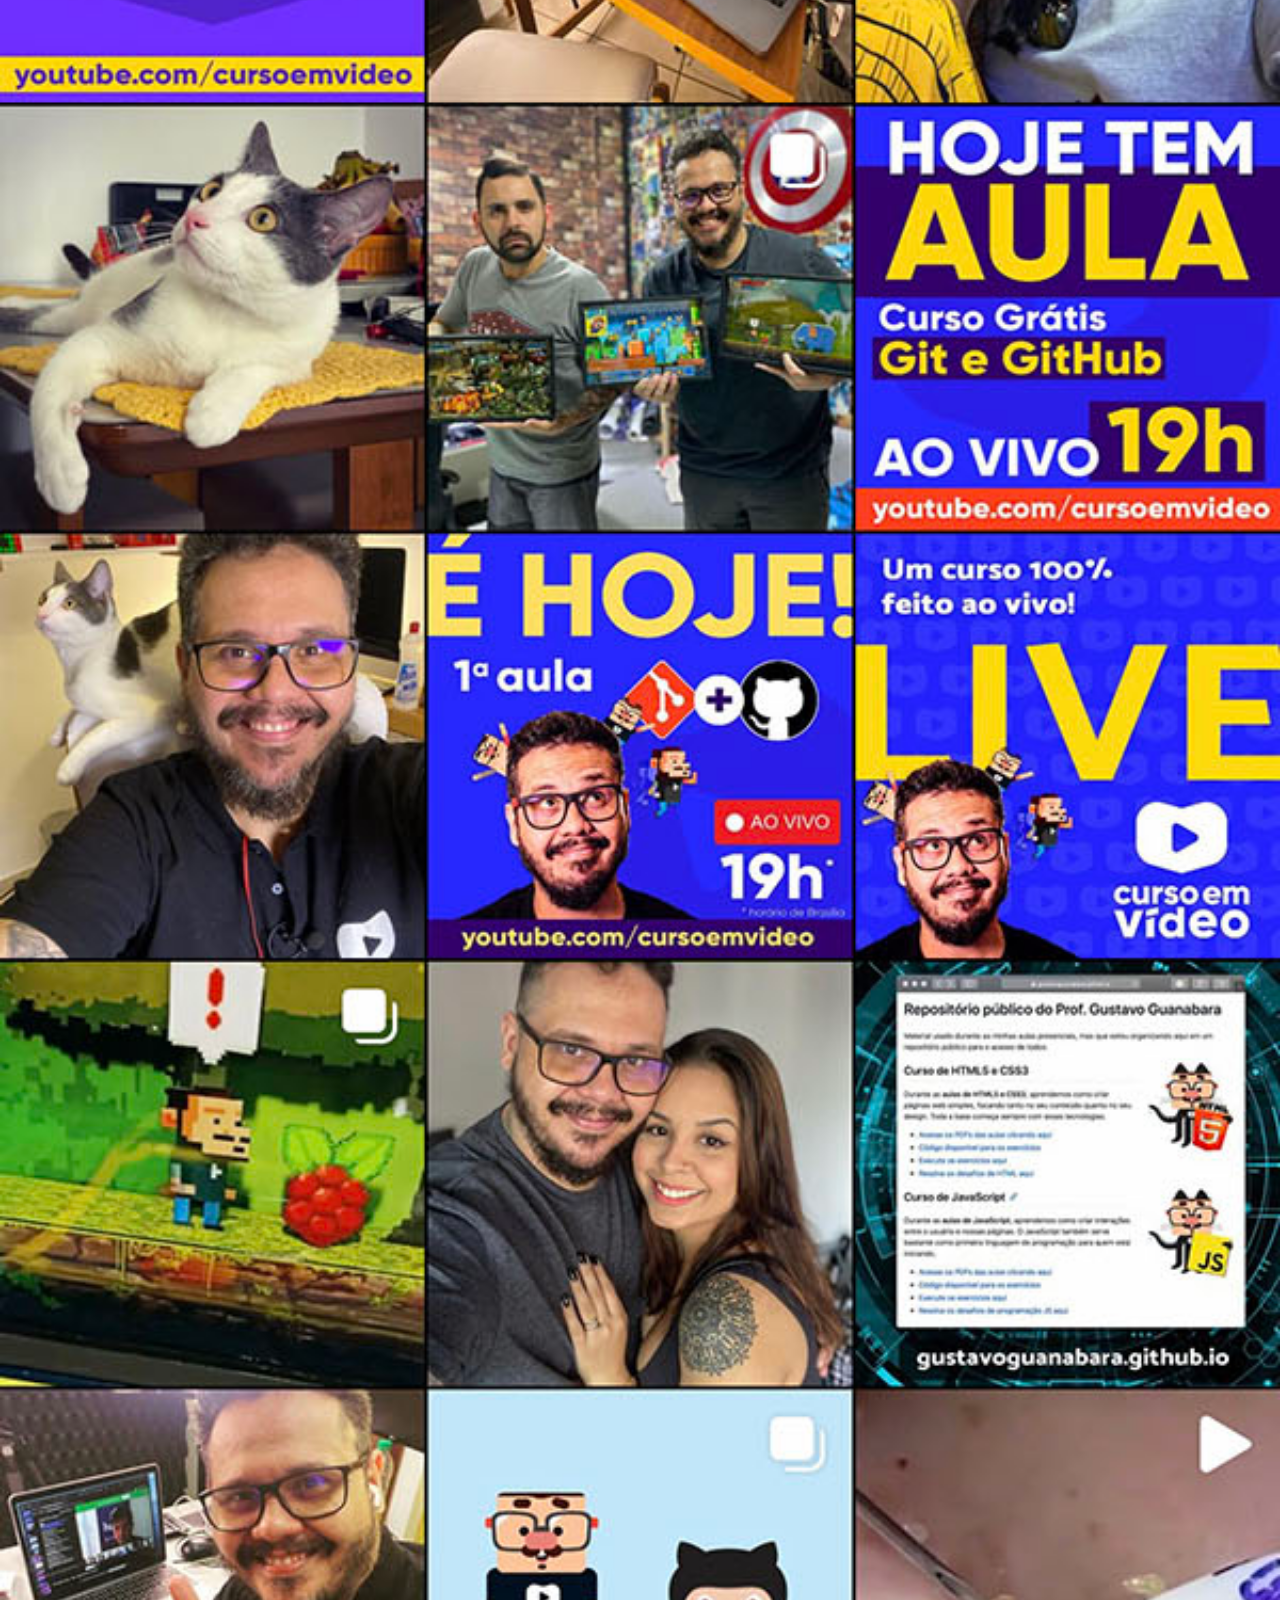
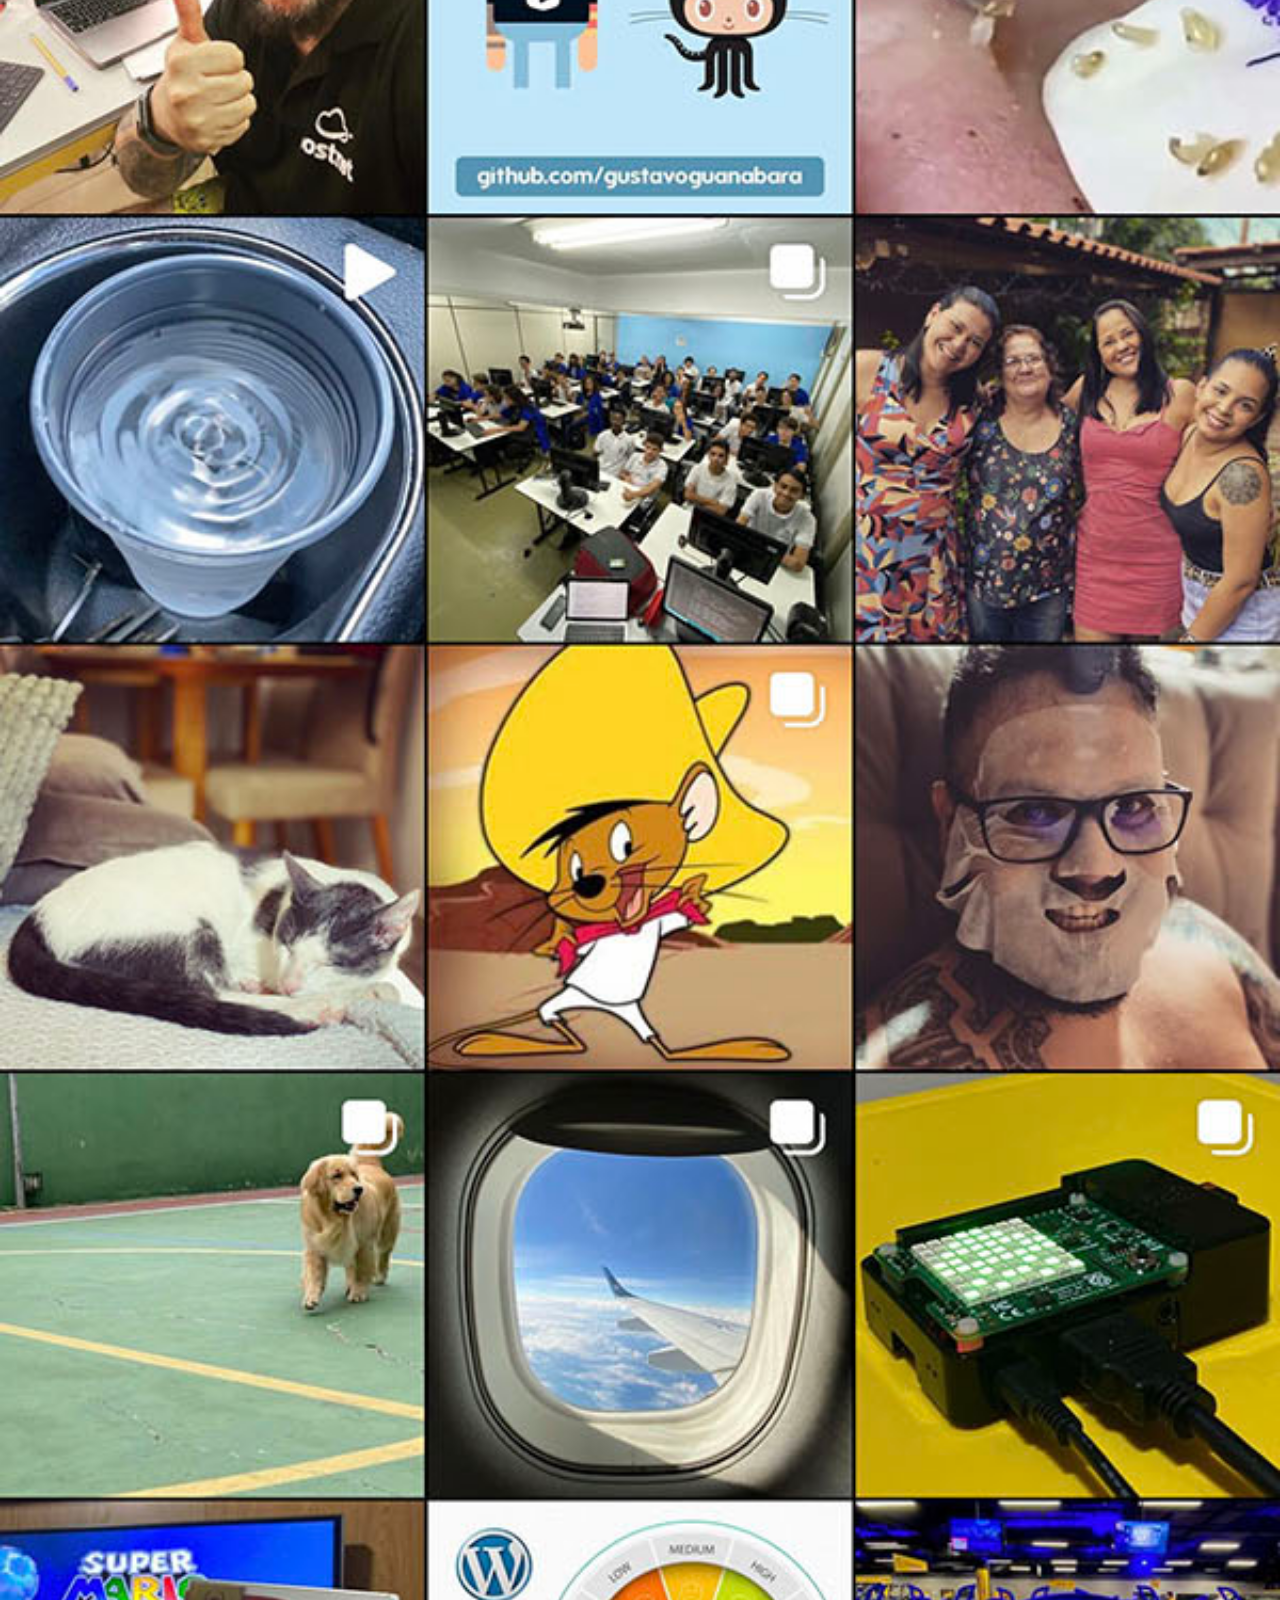
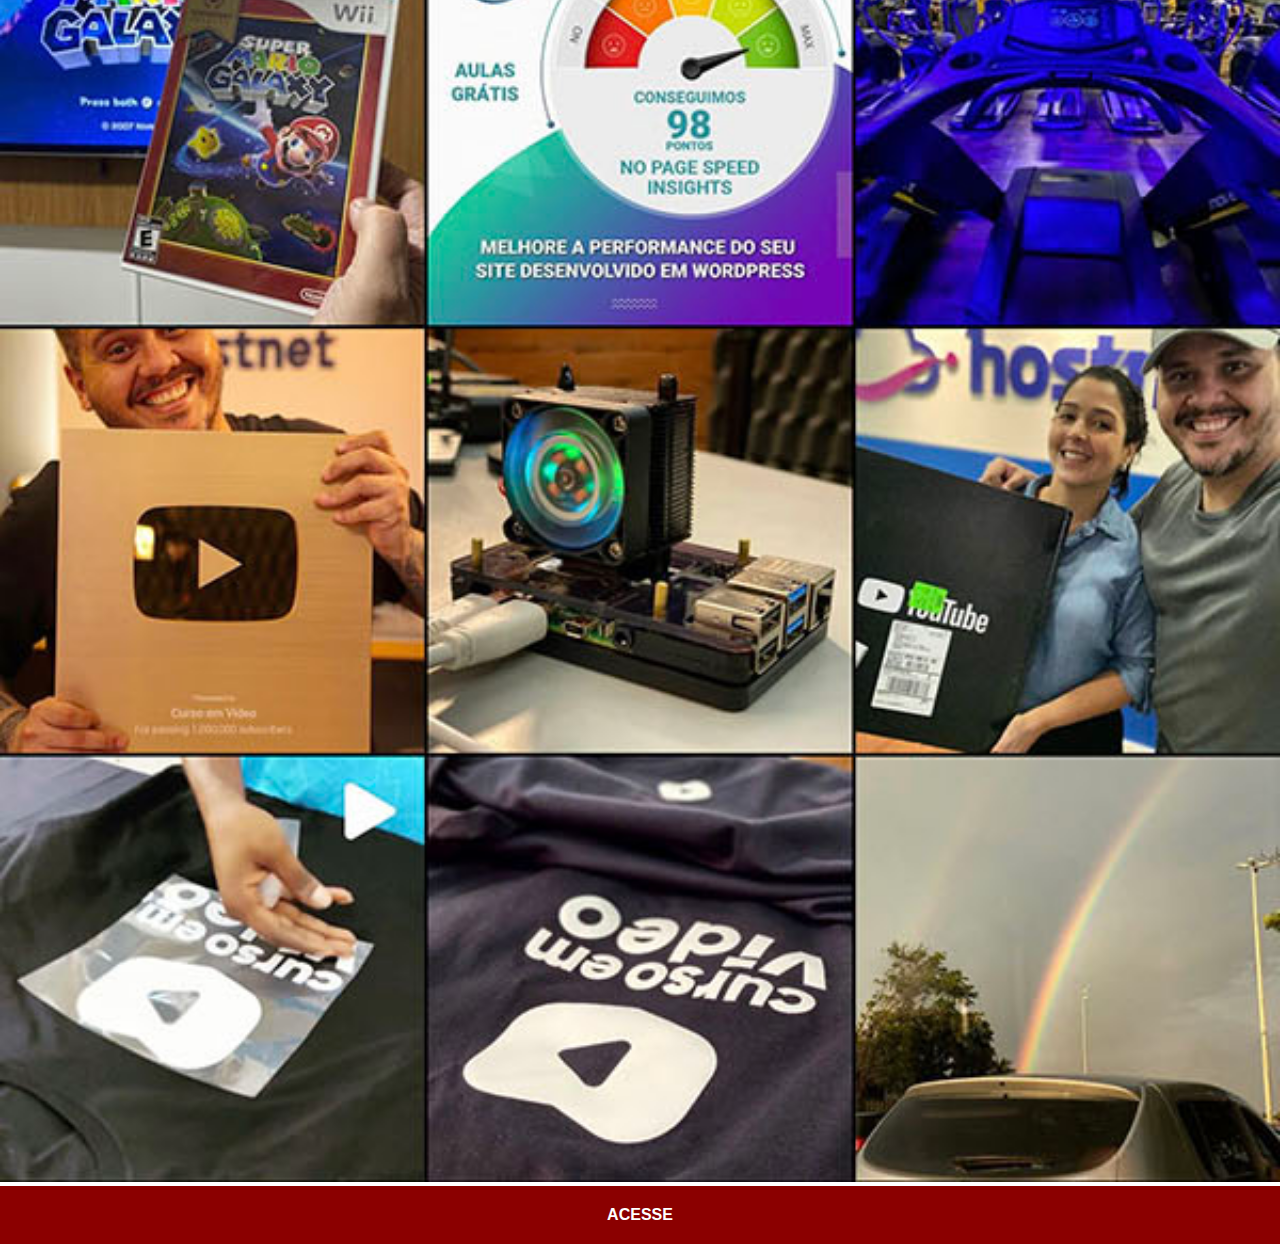
<file: instagram.html>
<!DOCTYPE html>
<html lang="pt-br">
<head>
    <meta charset="UTF-8">
    <meta http-equiv="X-UA-Compatible" content="IE=edge">
    <meta name="viewport" content="width=device-width, initial-scale=1.0">
    <title>Instagram</title>
    <link rel="stylesheet" href="estilos/social.css">
</head>
<body>
    <img src="imagens/tela-instagram.jpg" alt="Youtube">
    <a href="https://github.com/gustavoguanabara" target="_blank">ACESSE</a>
</body>
</html>
</file>
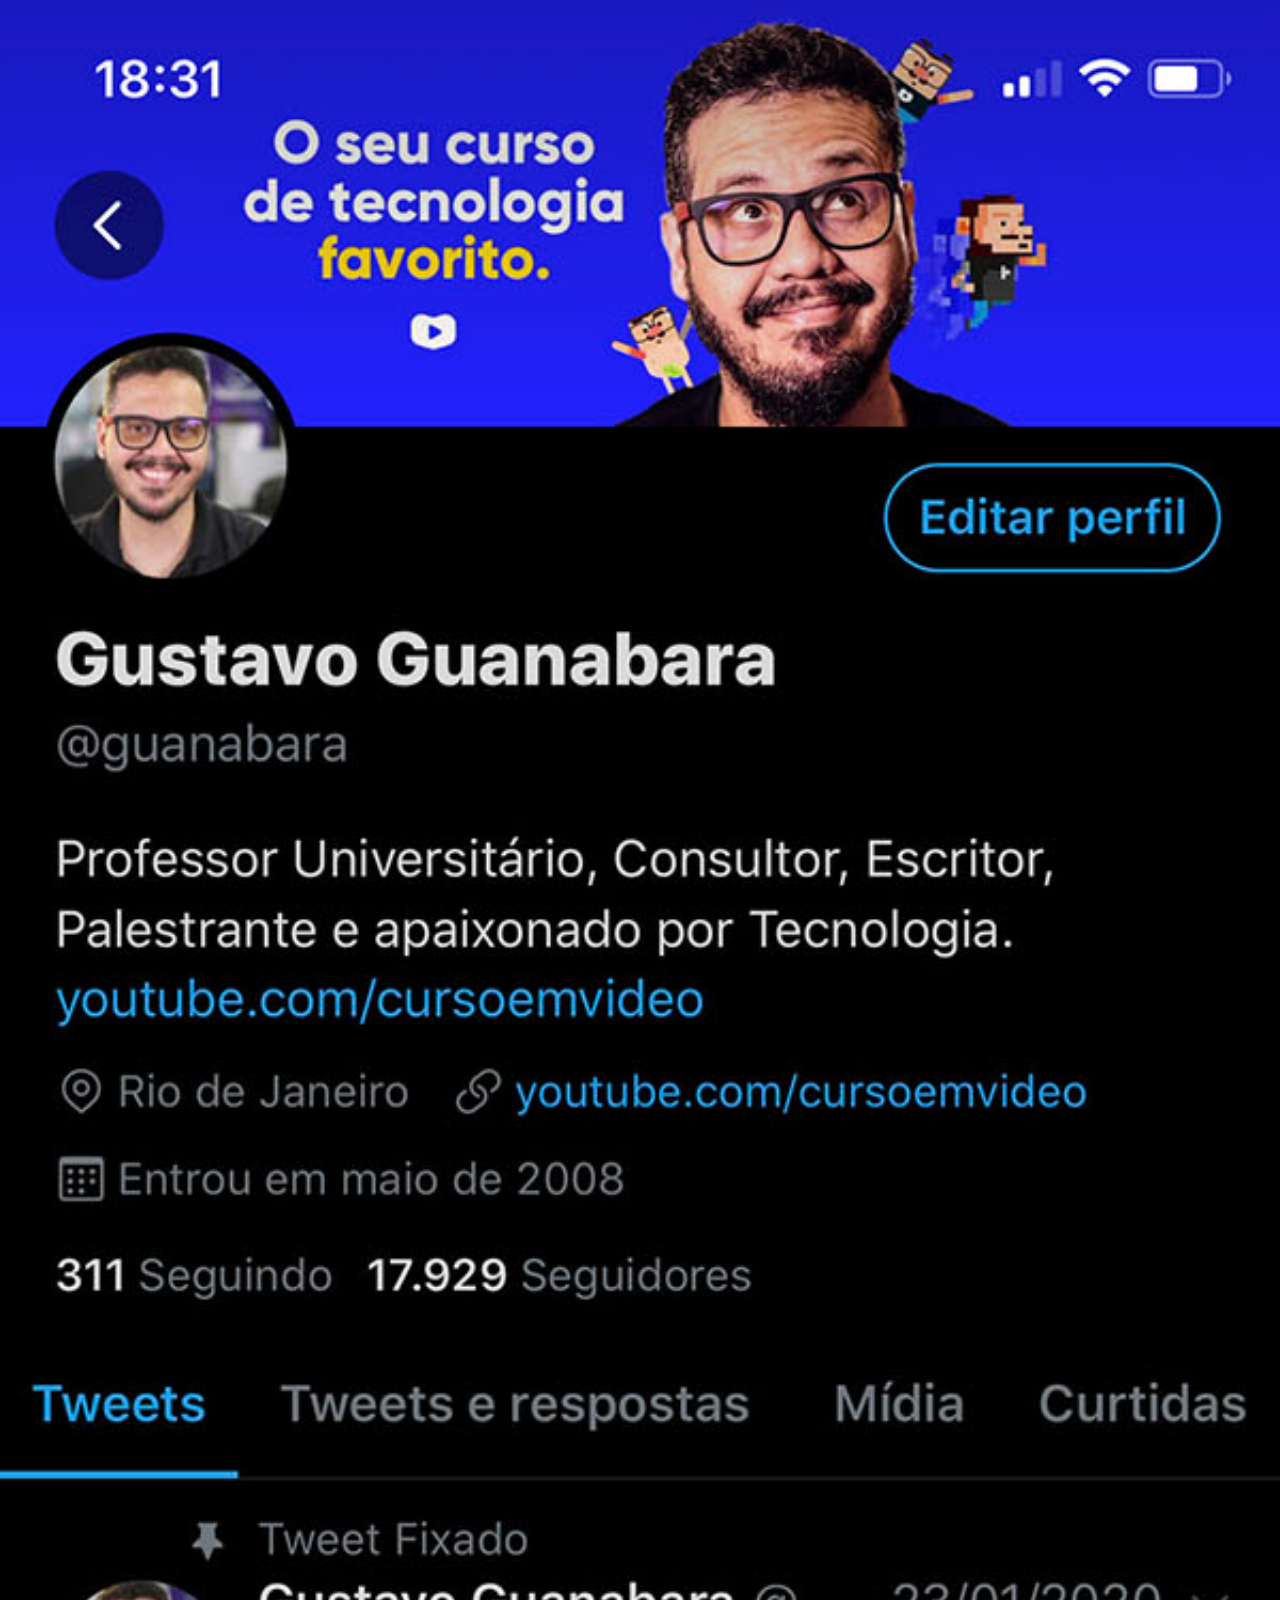
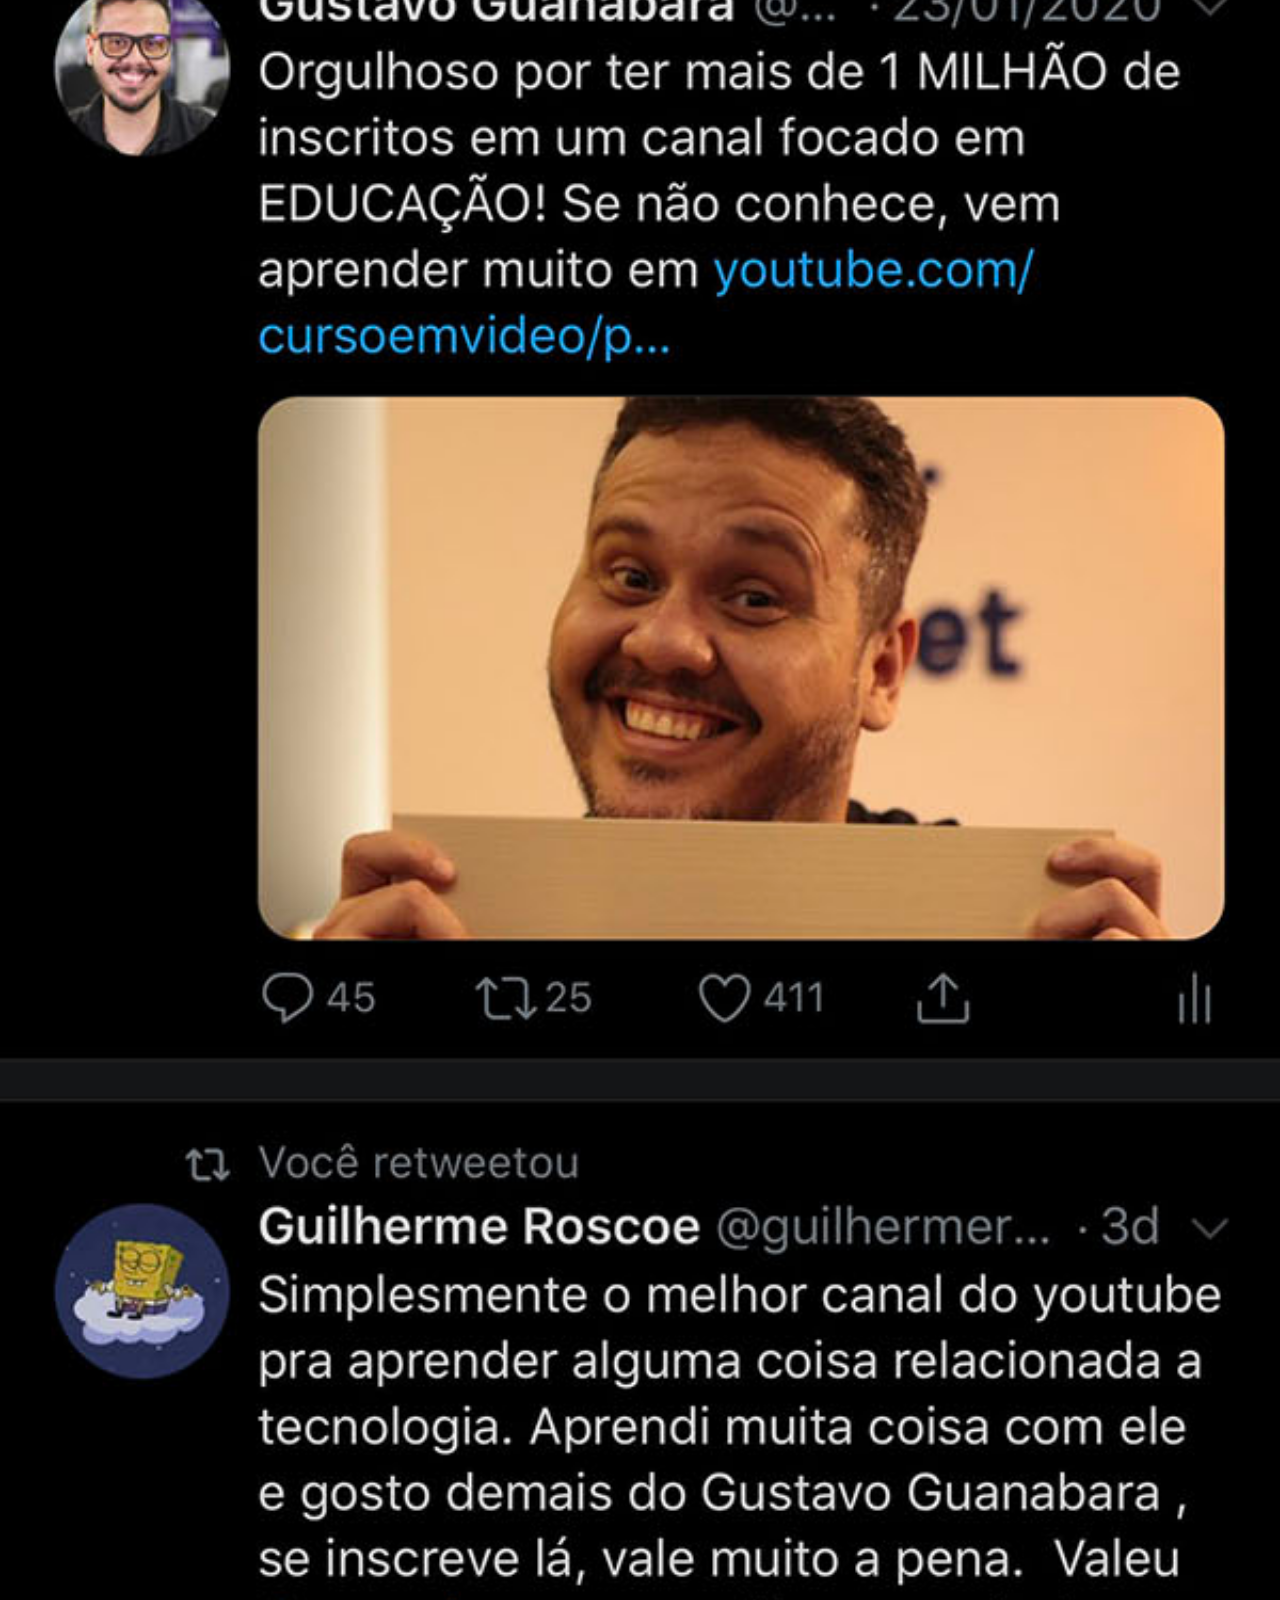
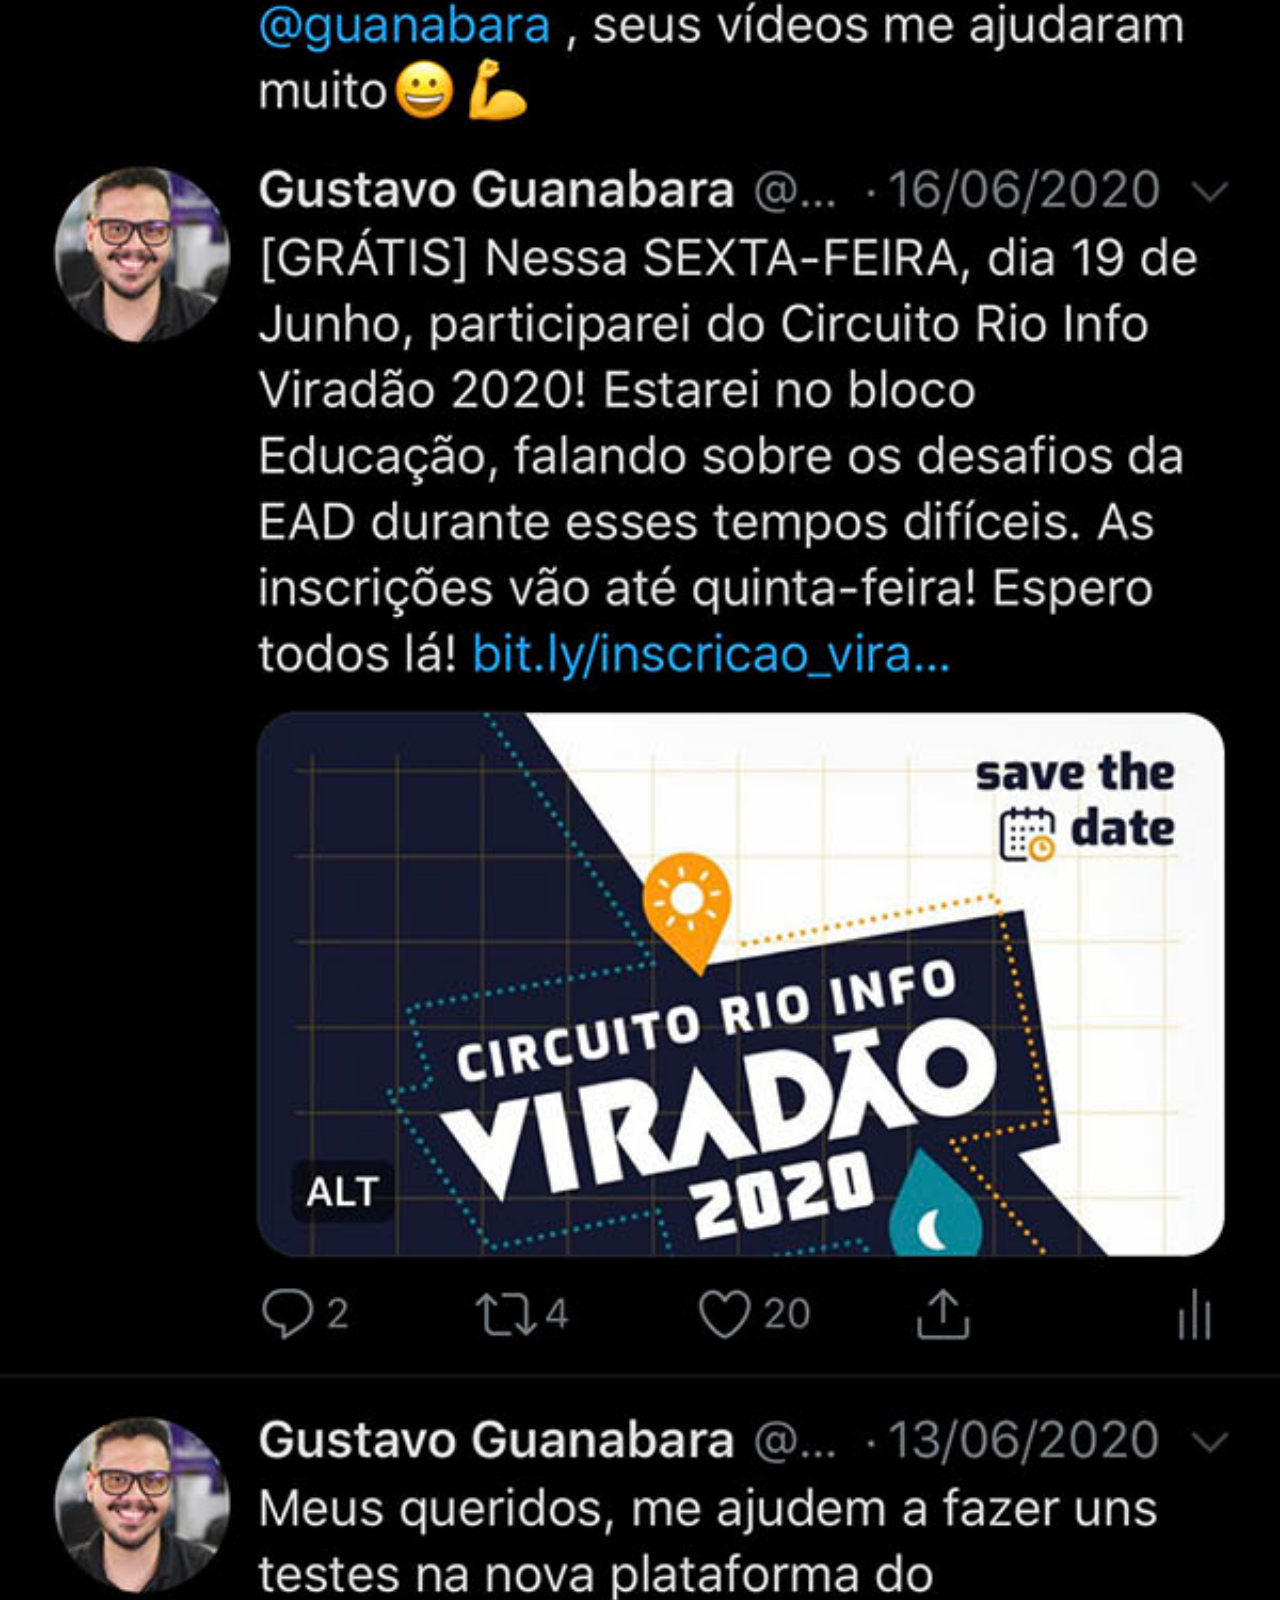
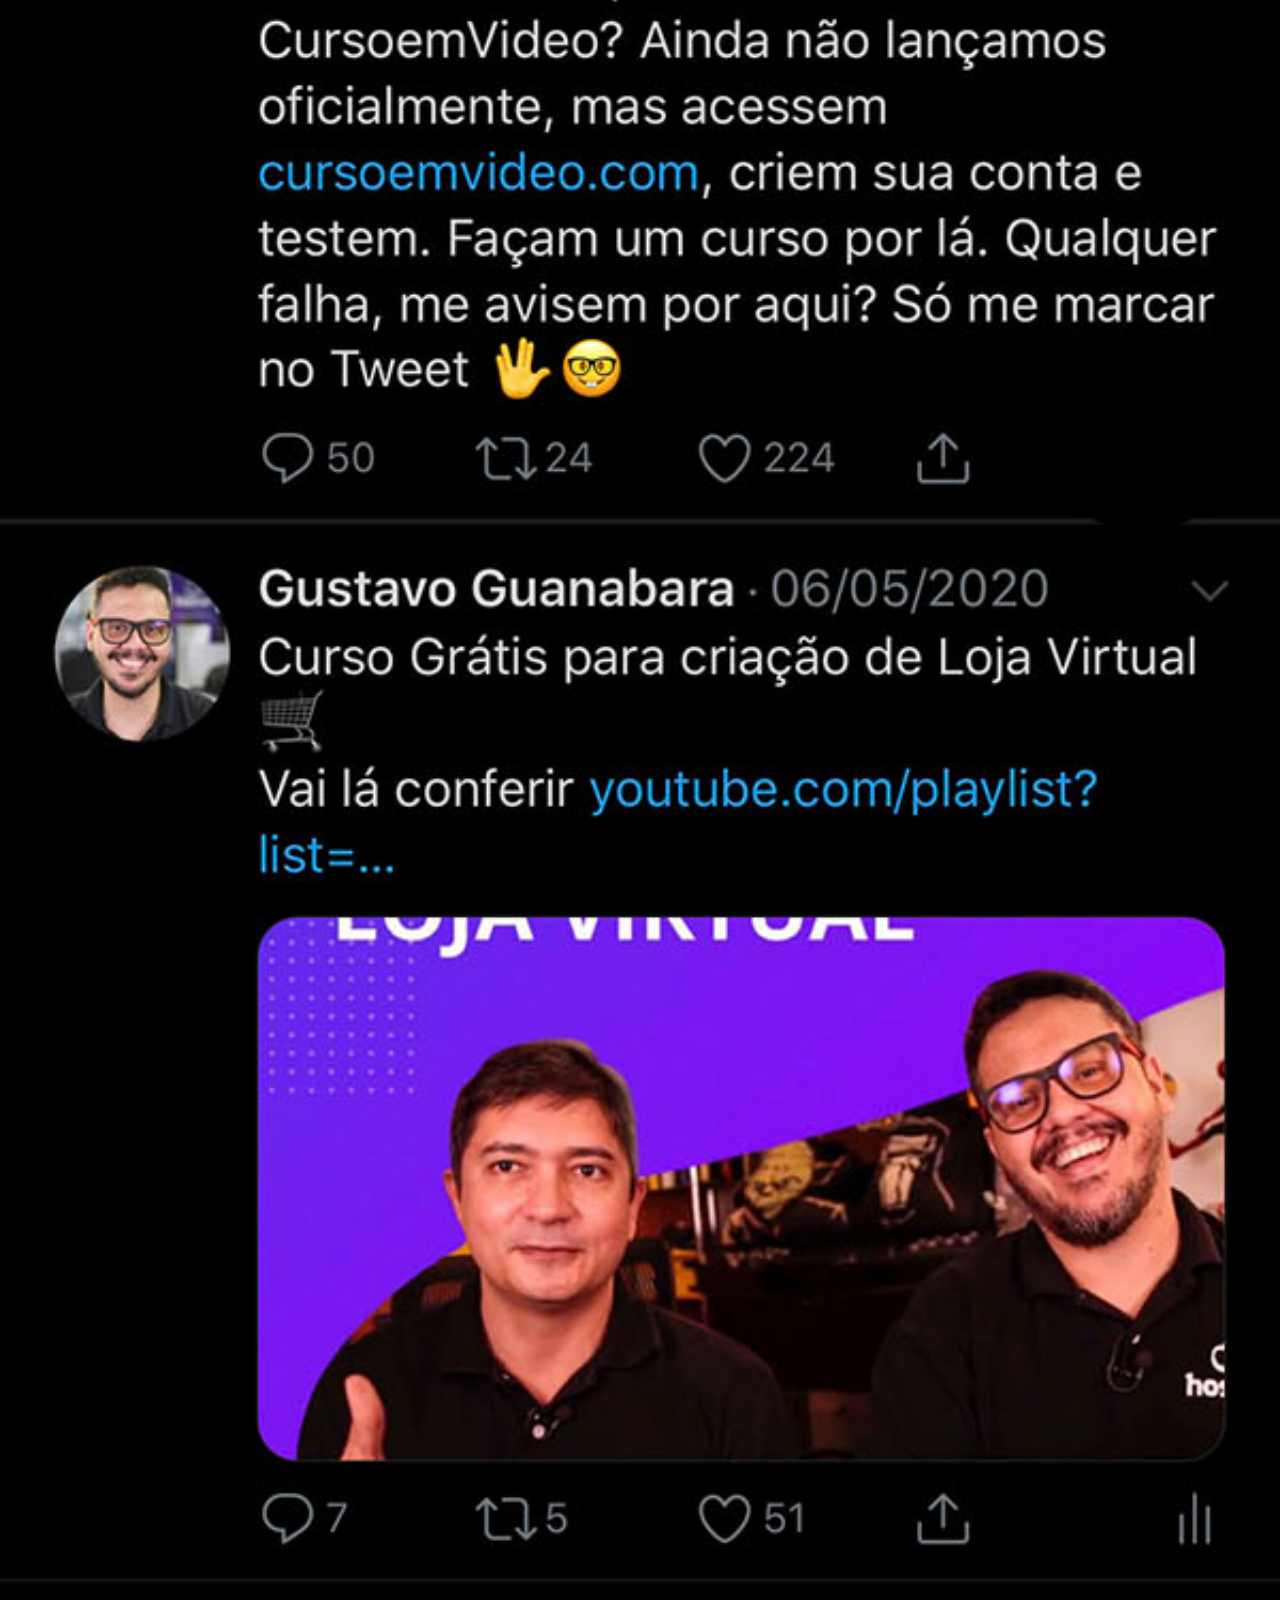
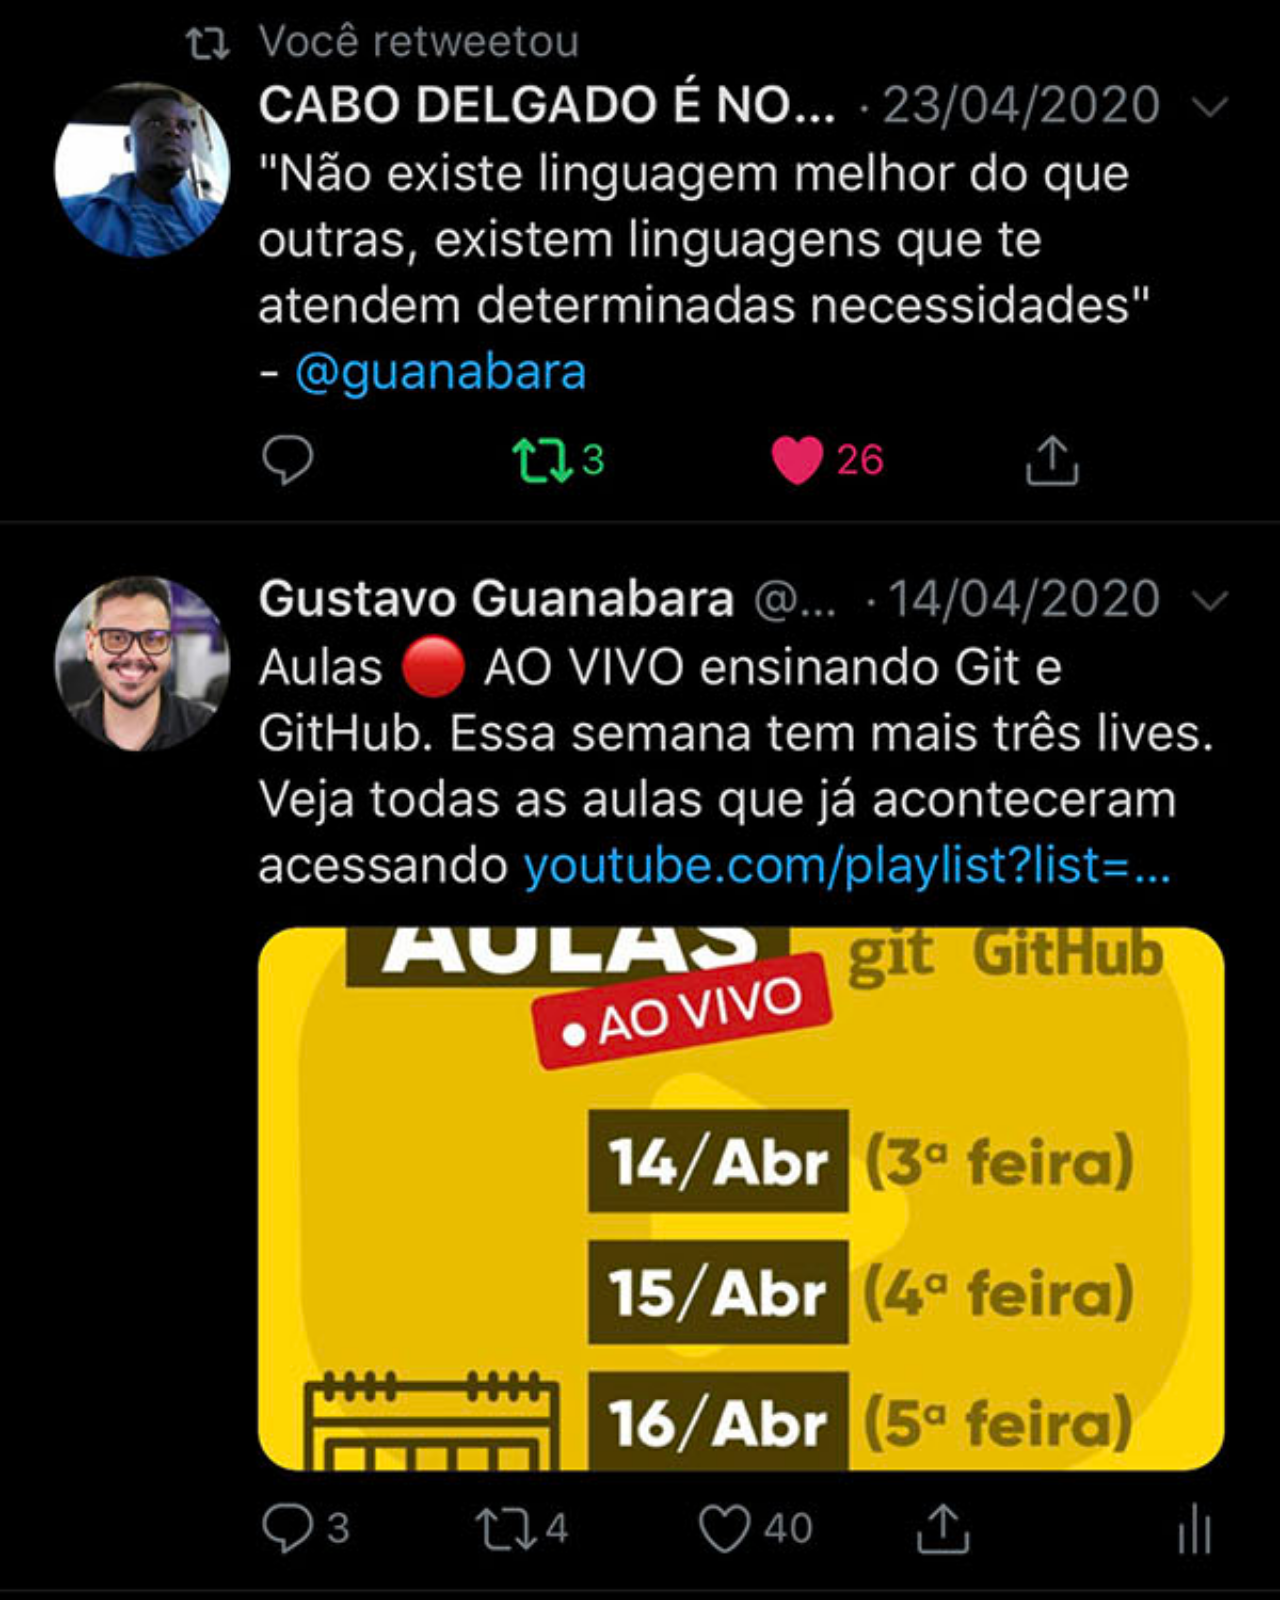
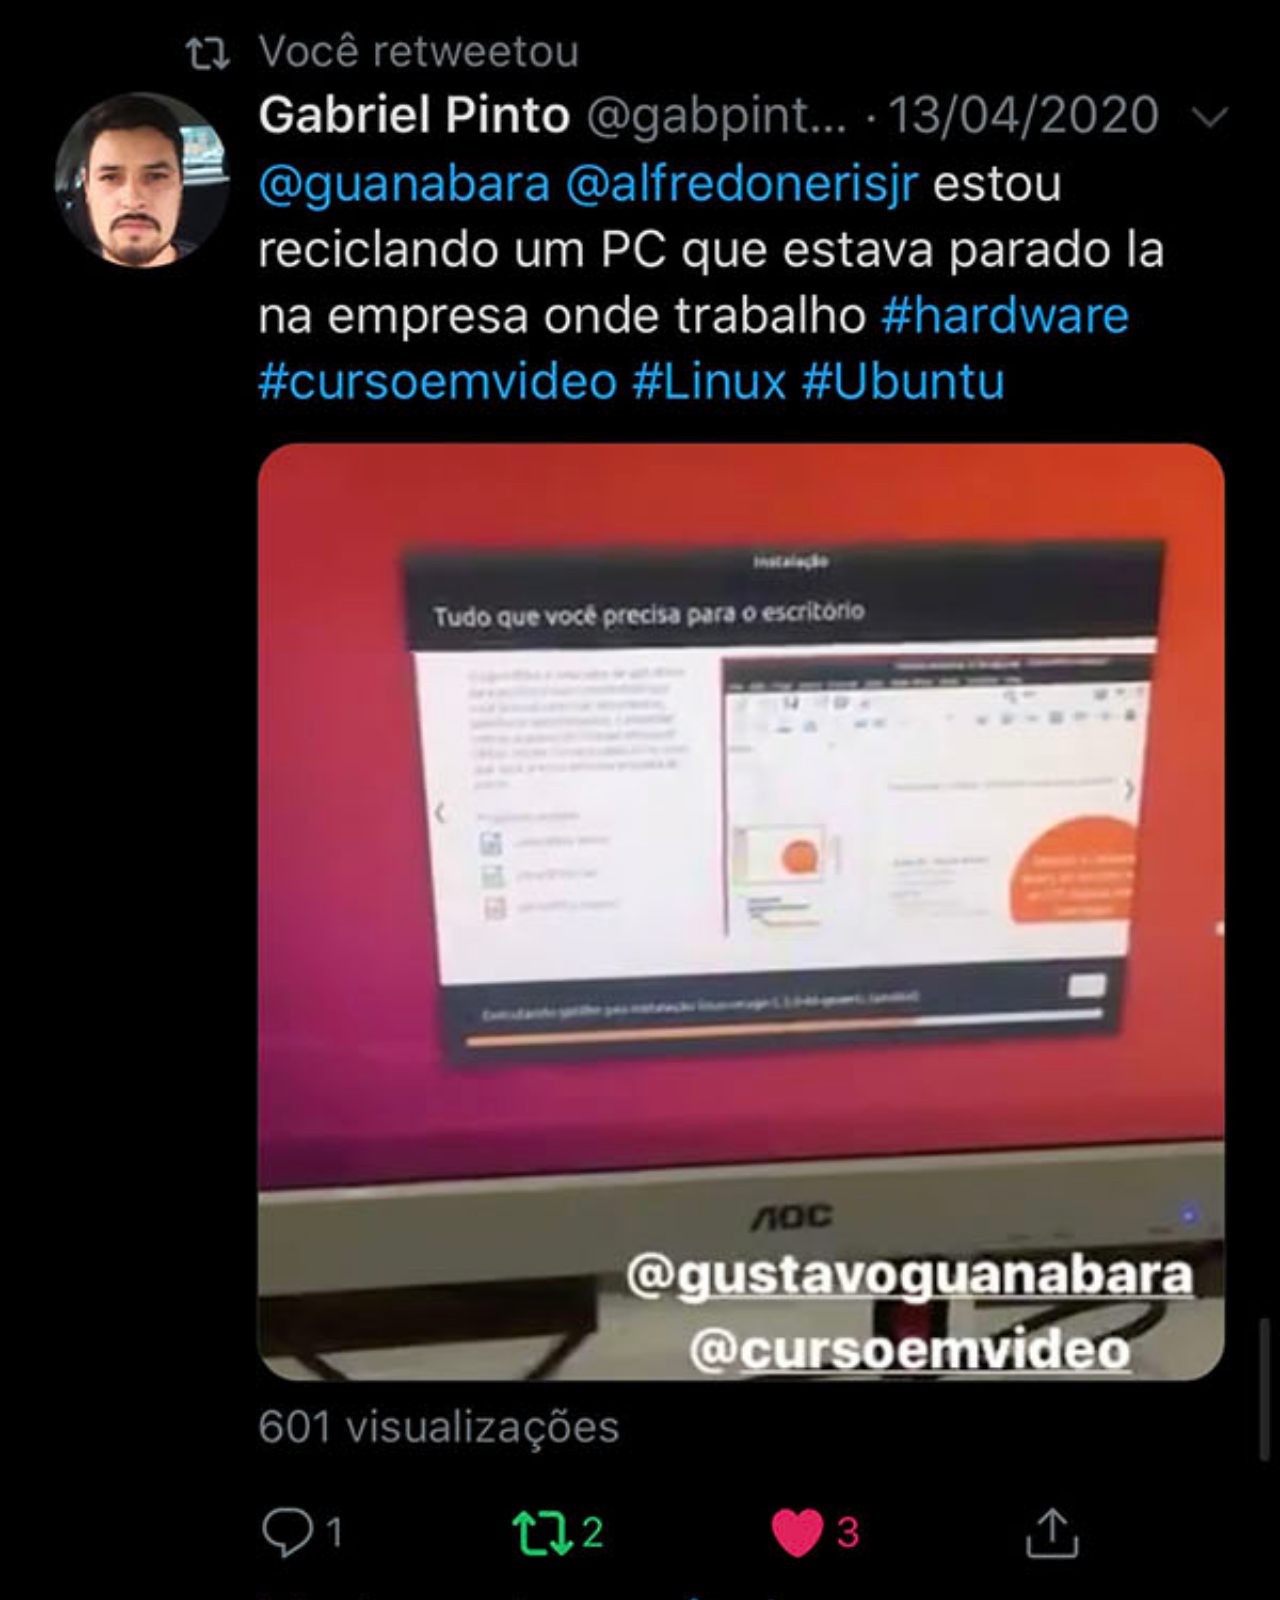
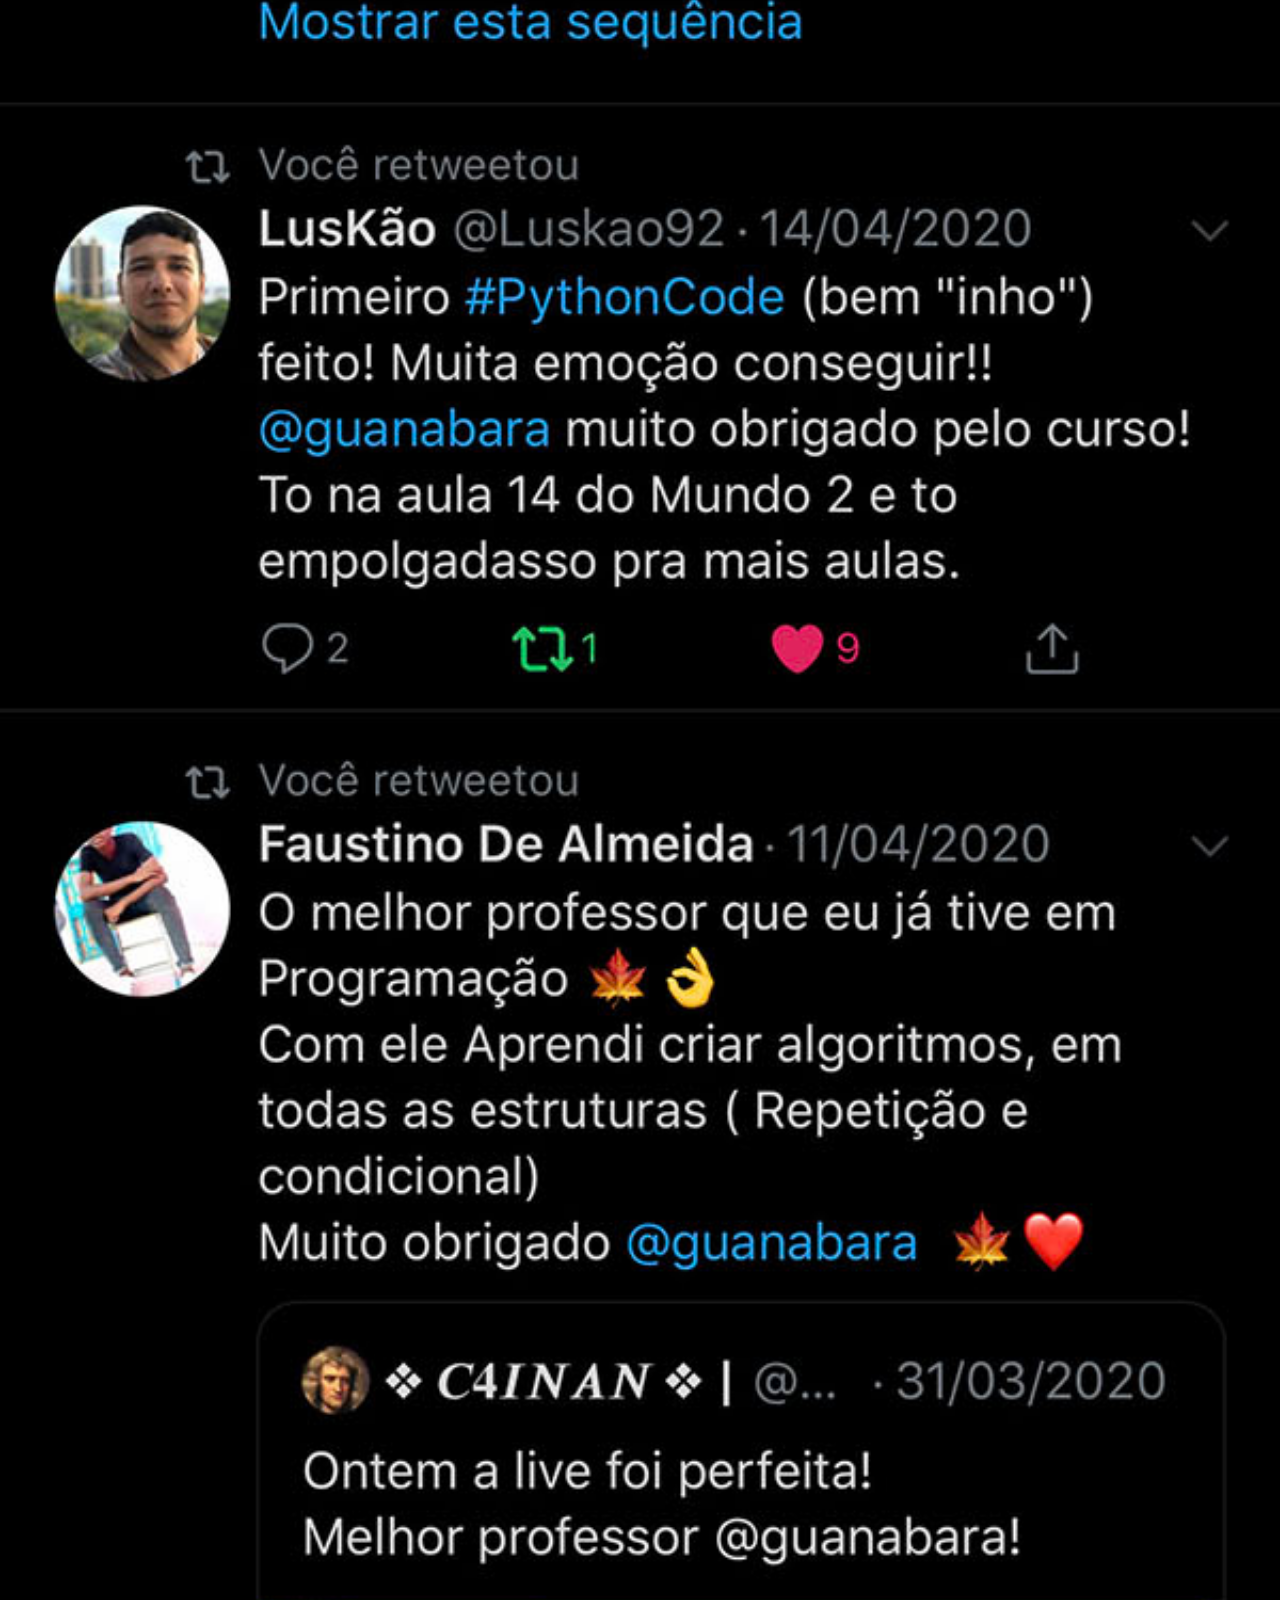
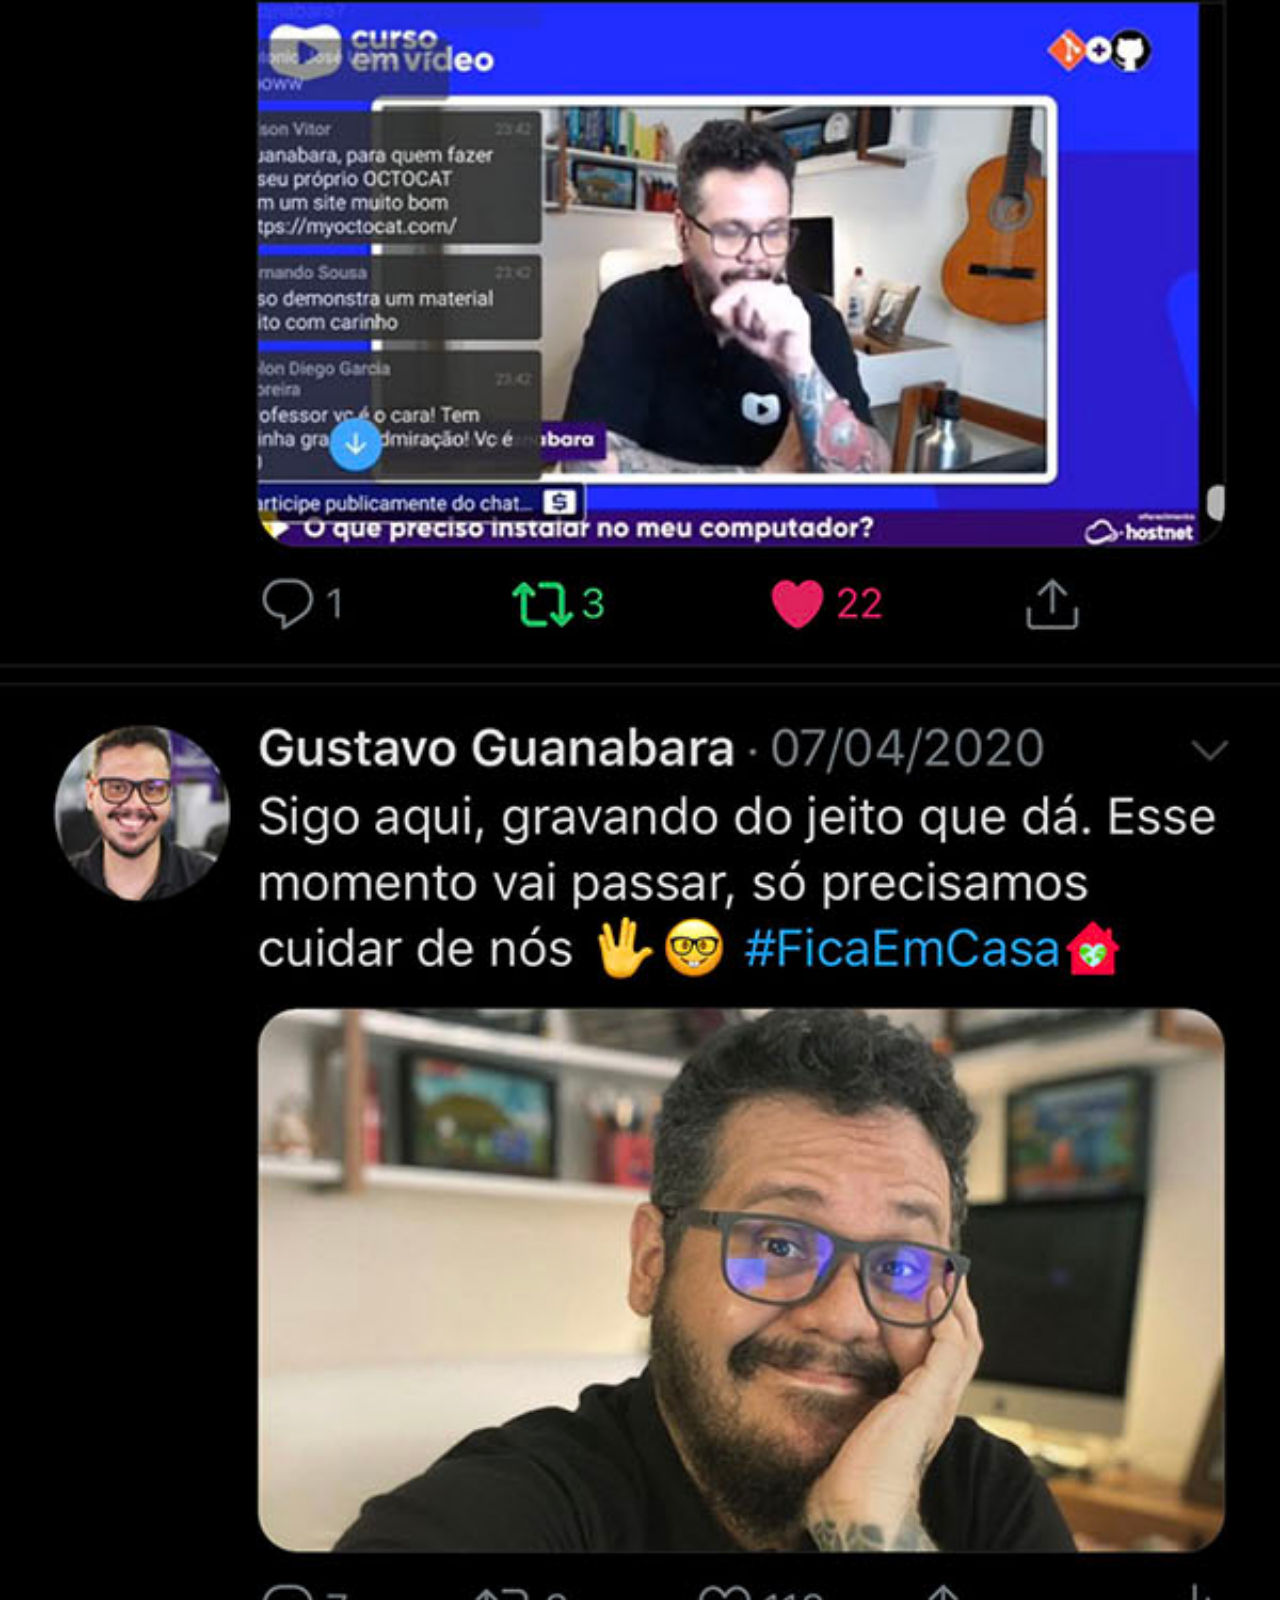
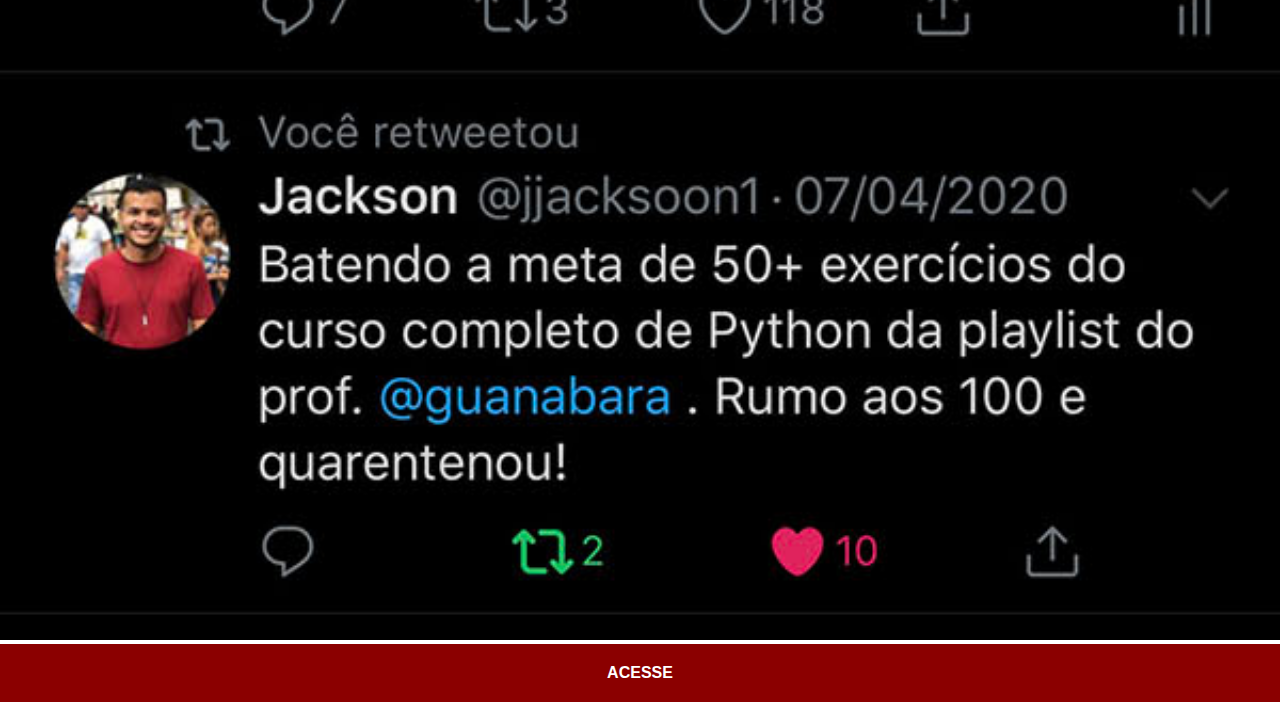
<file: twitter.html>
<!DOCTYPE html>
<html lang="pt-br">
<head>
    <meta charset="UTF-8">
    <meta http-equiv="X-UA-Compatible" content="IE=edge">
    <meta name="viewport" content="width=device-width, initial-scale=1.0">
    <title>Twitter</title>
    <link rel="stylesheet" href="estilos/social.css">
</head>
<body>
    <img src="imagens/tela-twitter.jpg" alt="Youtube">
    <a href="https://twitter.com/" target="_blank">ACESSE</a>
</body>
</html>
</file>
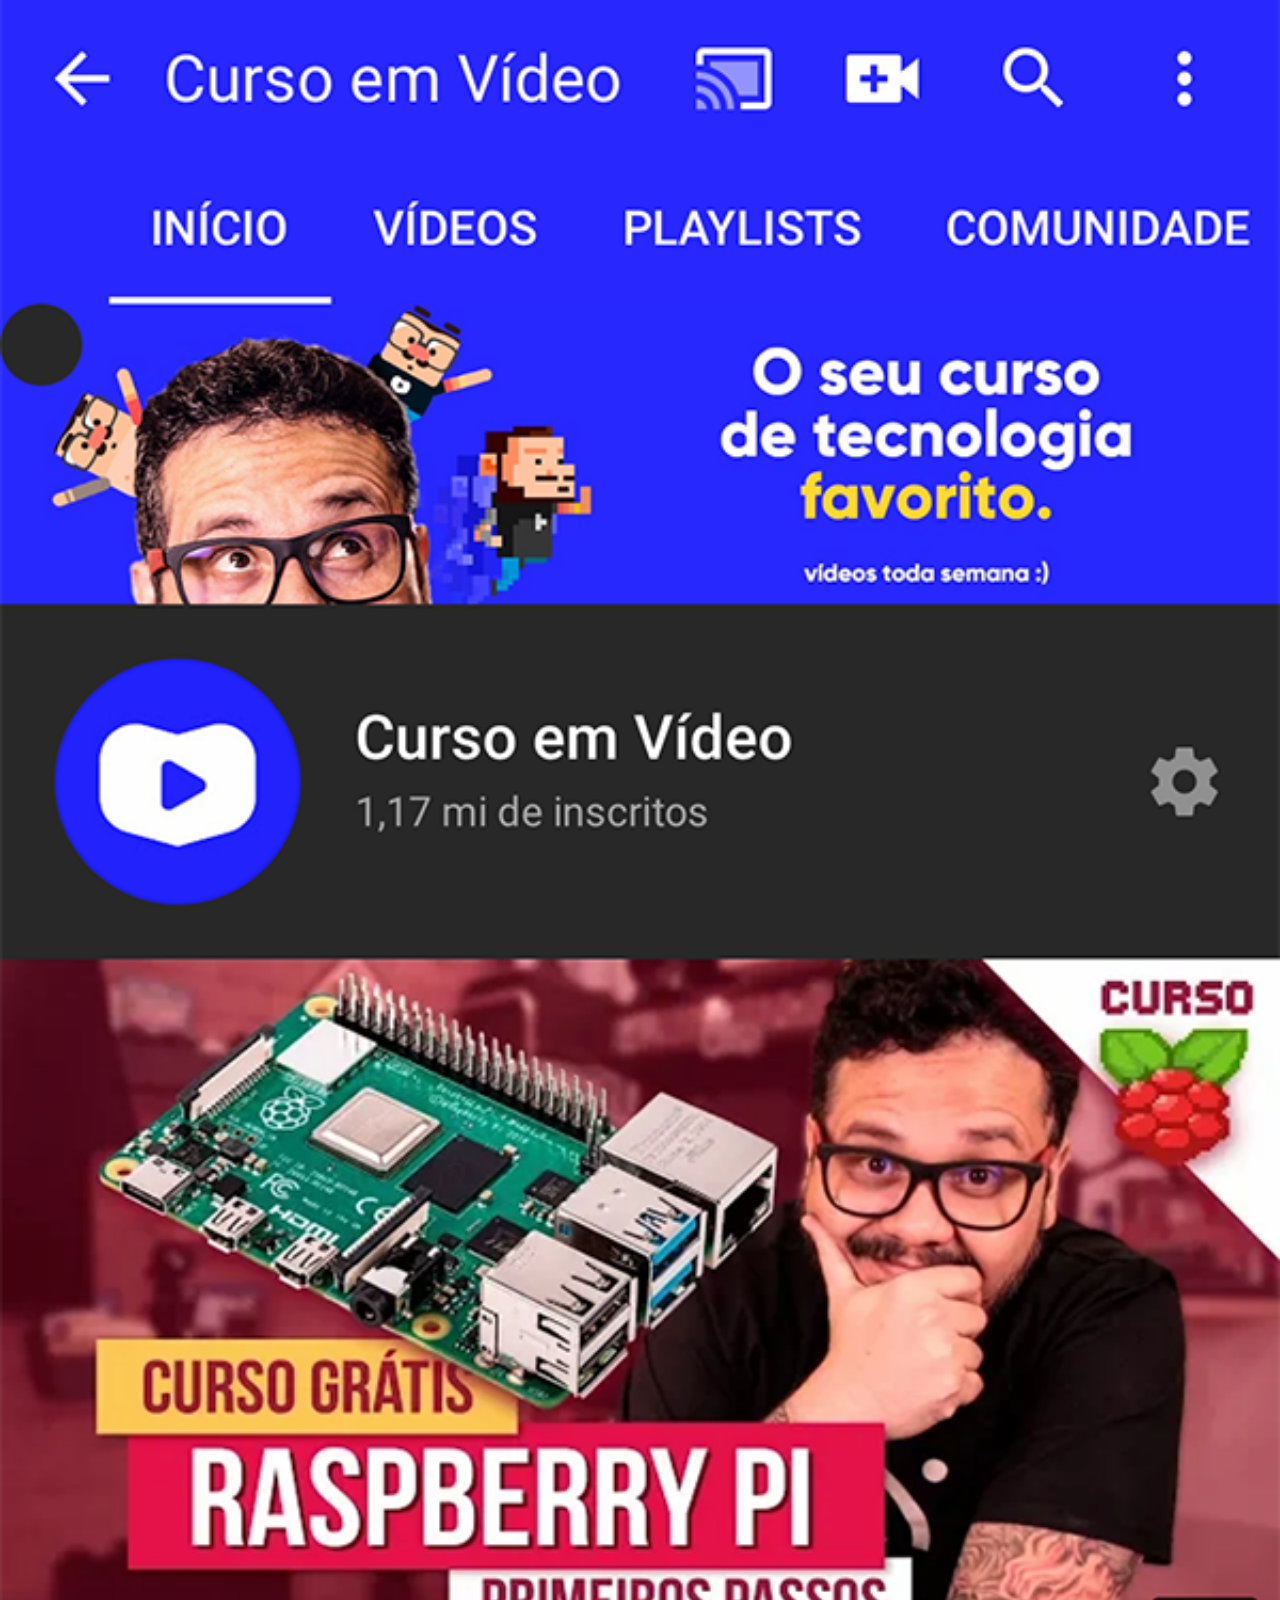
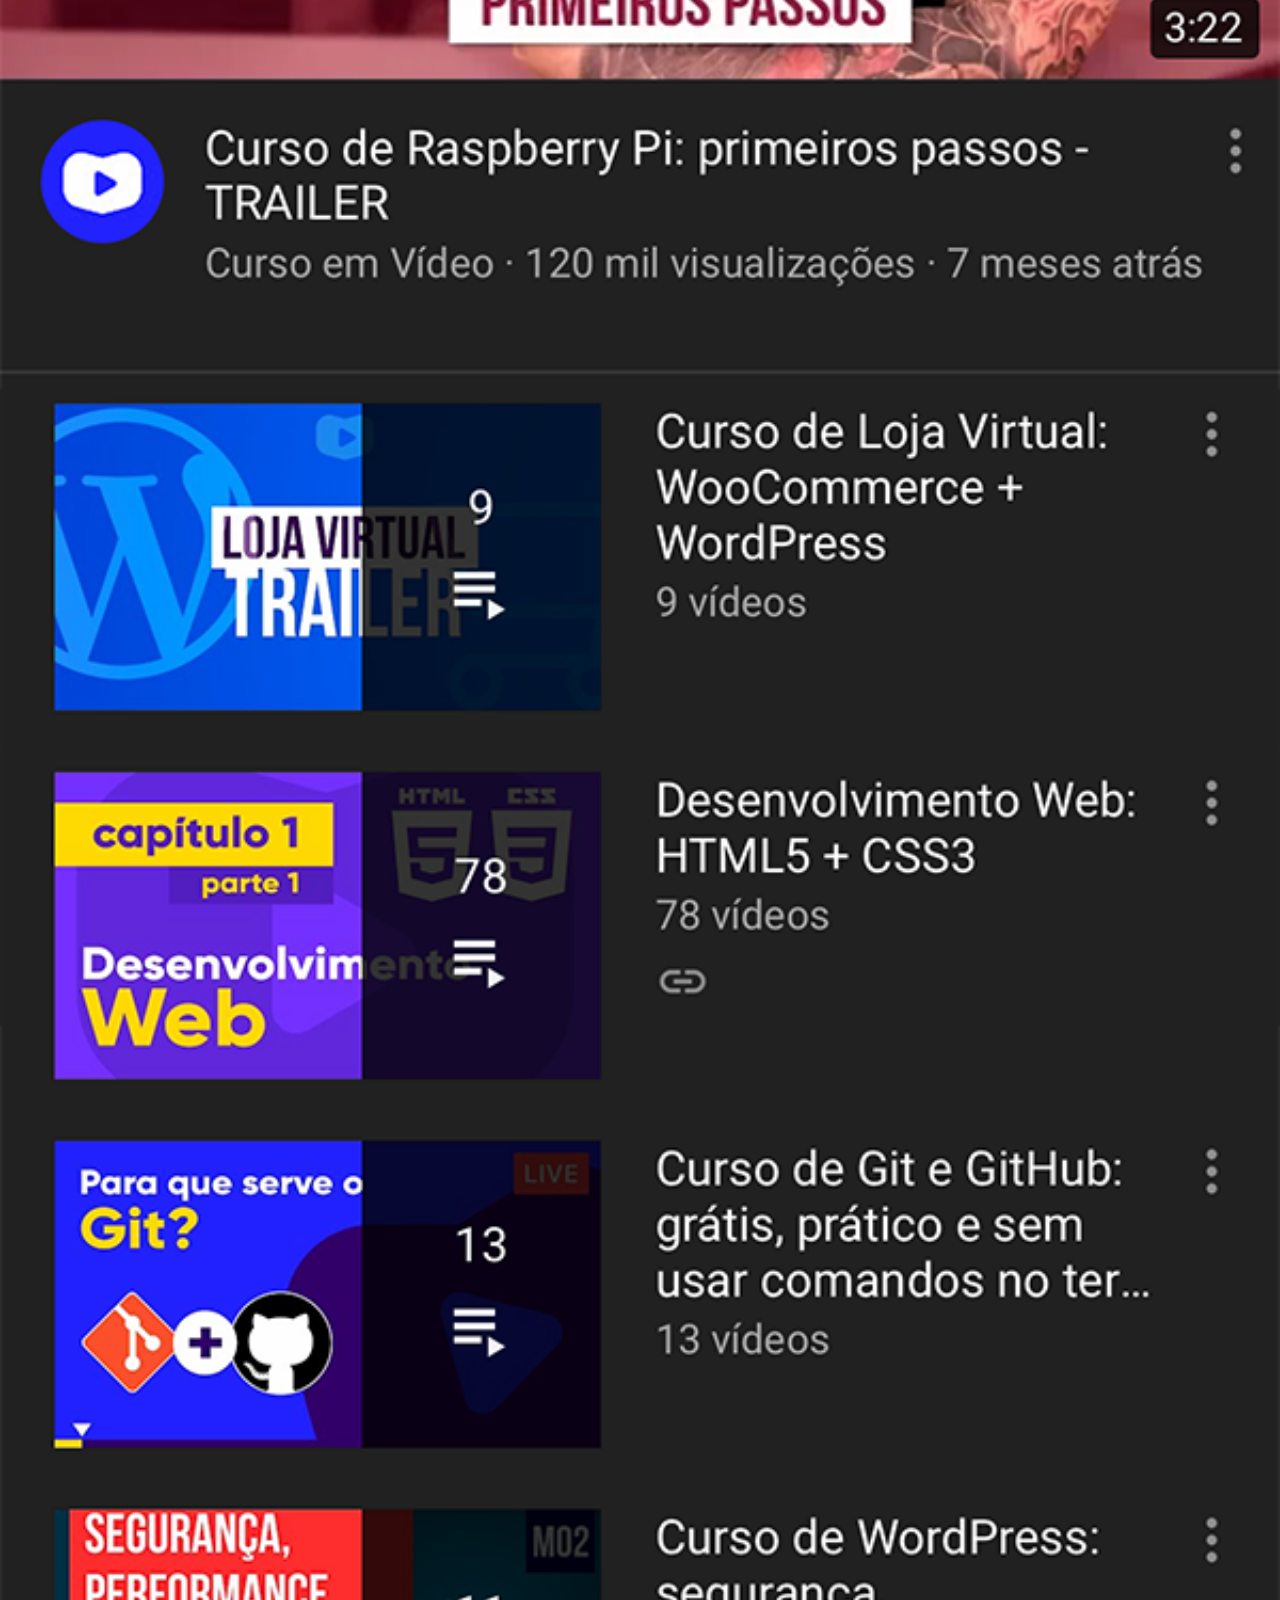
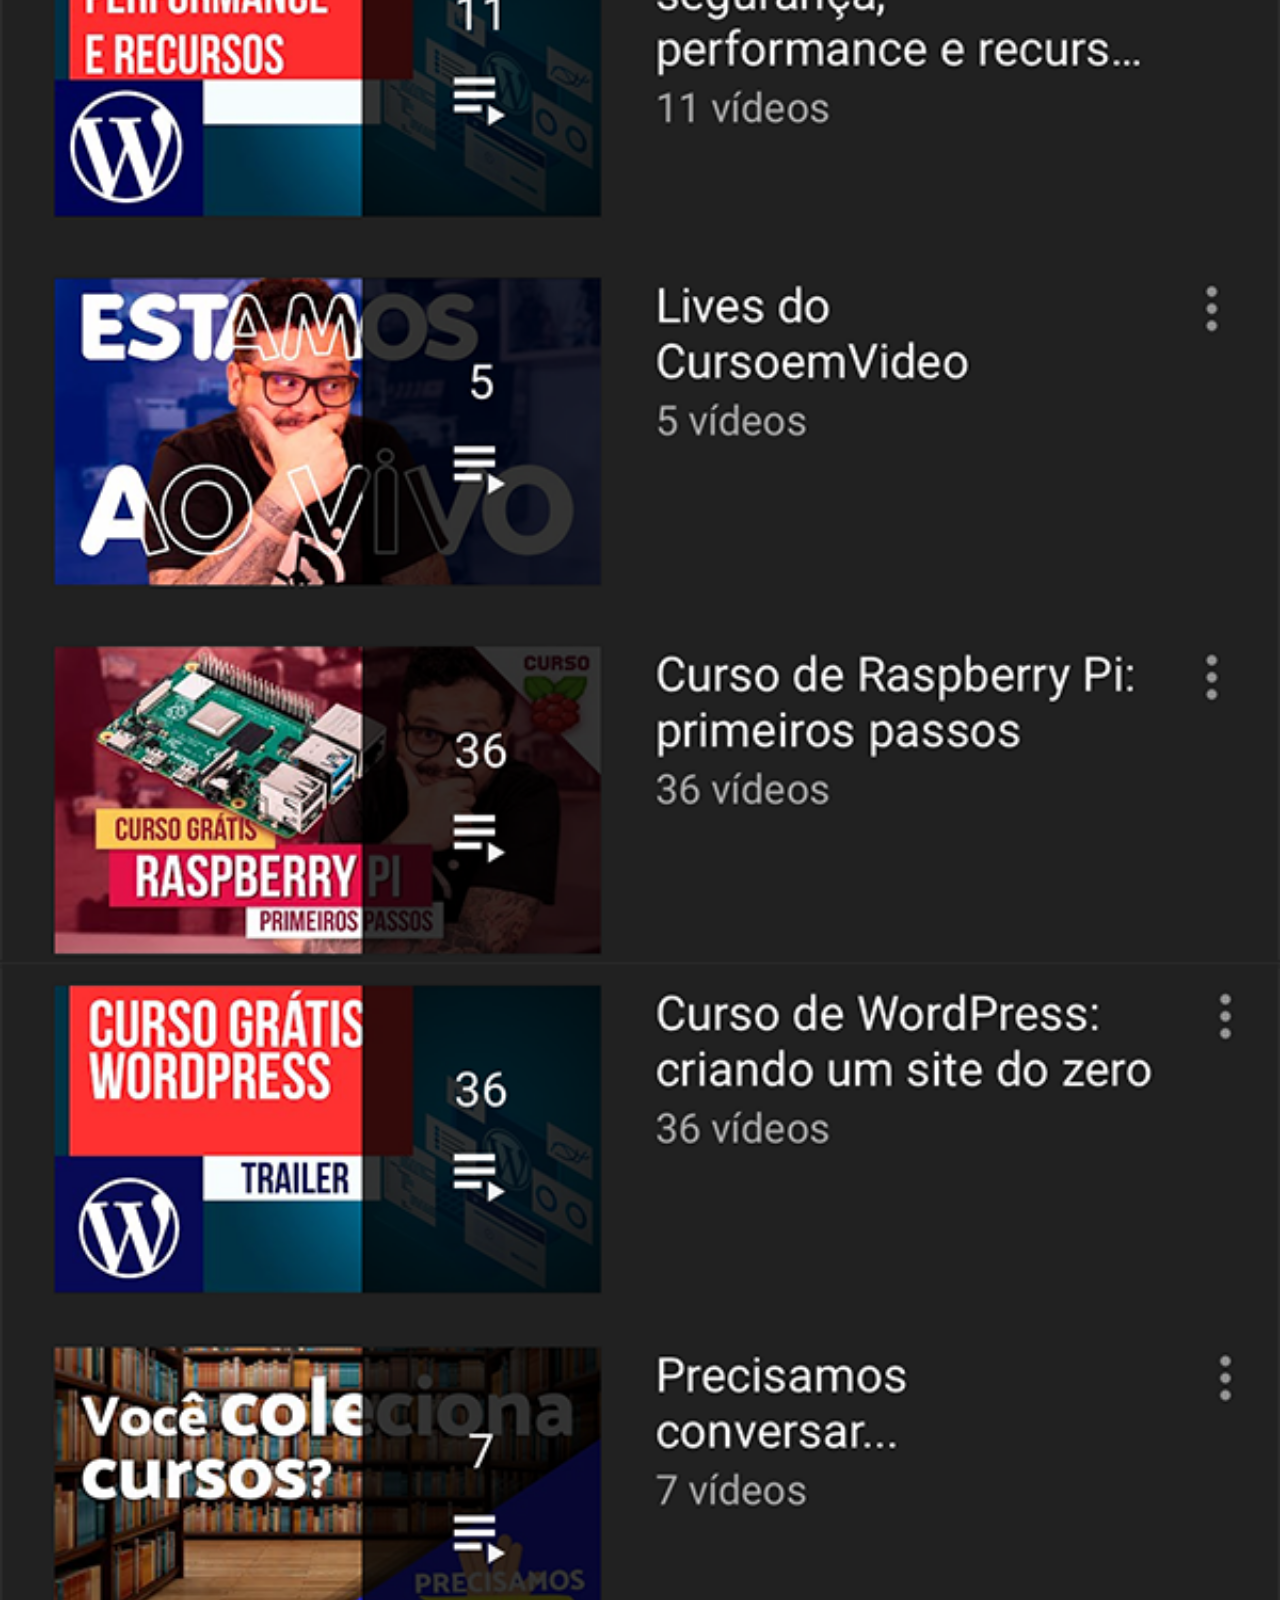
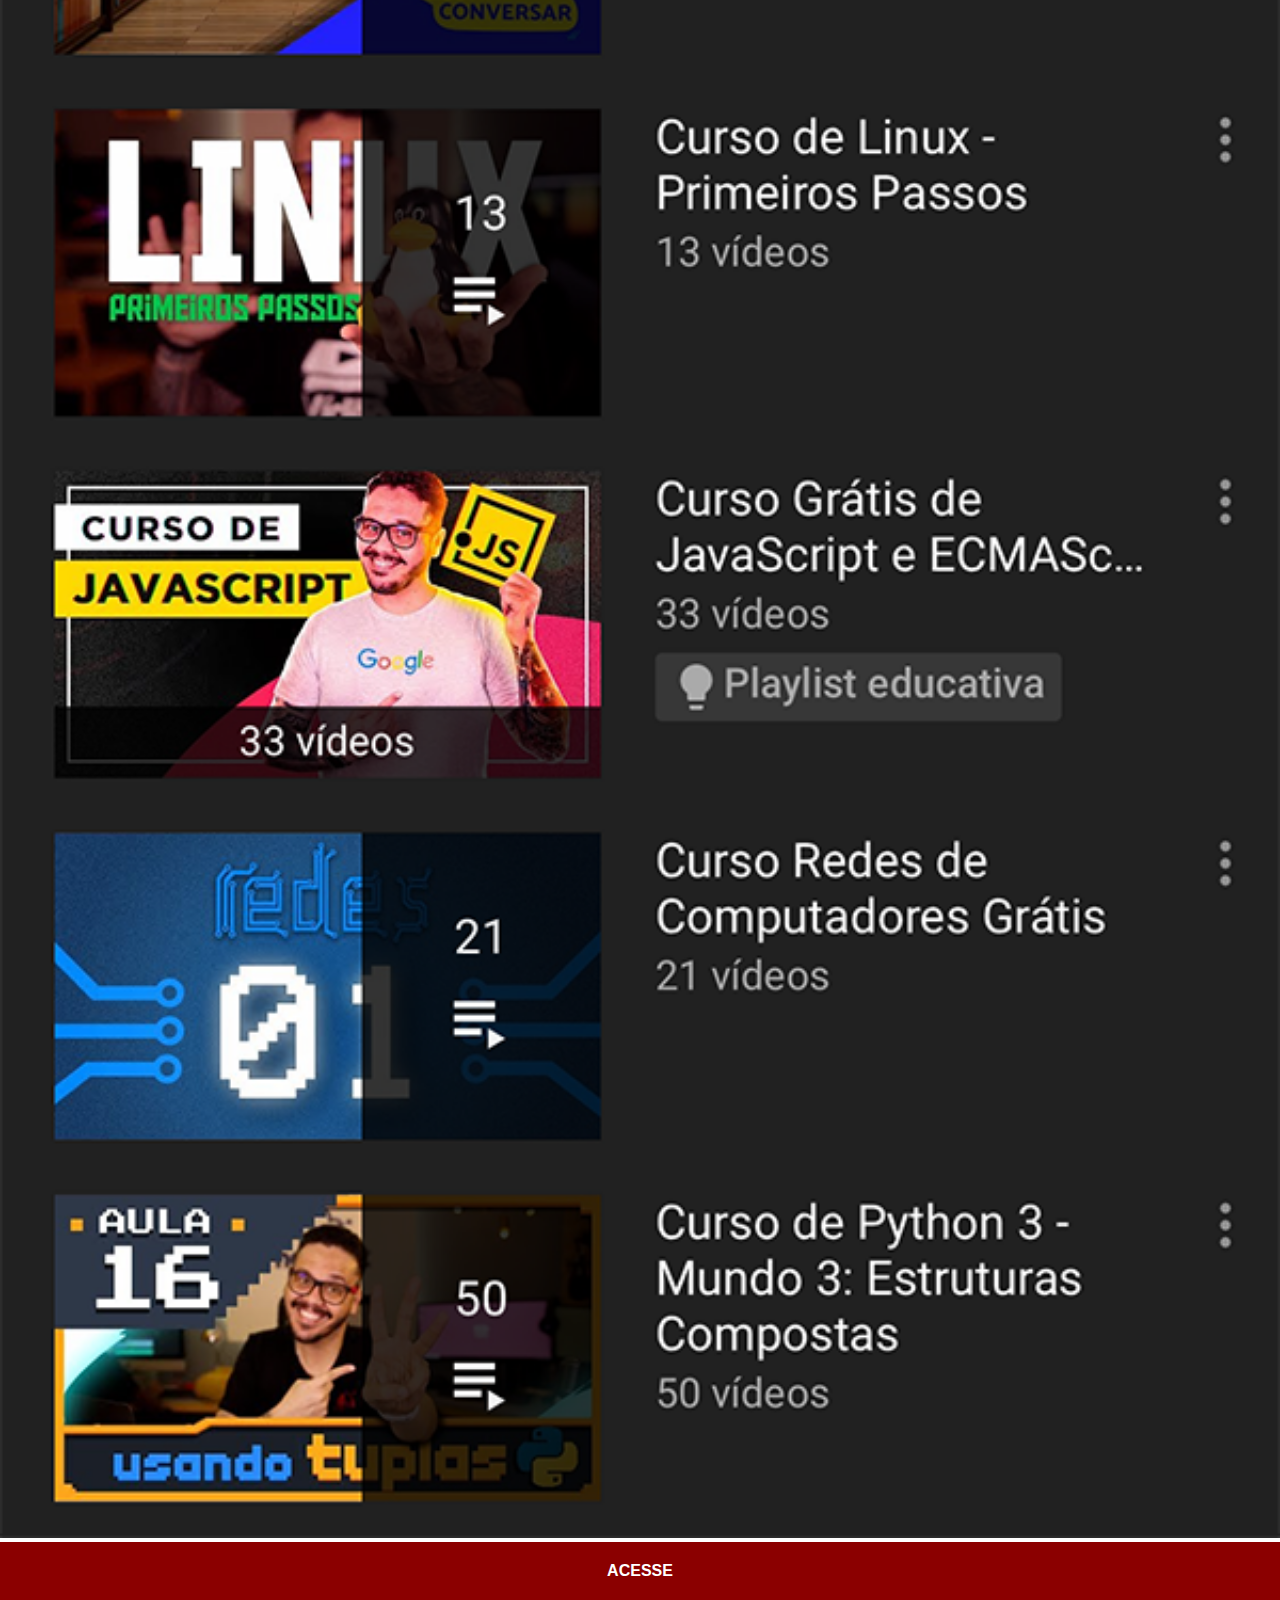
<file: youtube.html>
<!DOCTYPE html>
<html lang="pt-br">
<head>
    <meta charset="UTF-8">
    <meta http-equiv="X-UA-Compatible" content="IE=edge">
    <meta name="viewport" content="width=device-width, initial-scale=1.0">
    <title>Youtube</title>
    <link rel="stylesheet" href="estilos/social.css">
</head>
<body>
    <img src="imagens/tela-youtube.png" alt="Youtube">
    <a href="https://www.youtube.com/user/cursosemvideo/playlists" target="_blank">ACESSE</a>
</body>
</html>
</file>
<file: estilos/style.css>
@charset "UTF-8";

* {
    margin: 0px;
    padding: 0px;
    font-family: Arial, Helvetica, sans-serif;
}

html, body {
    height: 100vh;/*vh LARGURA TOTAL DO NAVEGADOR*/
    width: 100vw;
    background-color: black;
}

body {
    background: url('../imagens/fundo-madeira.jpg') no-repeat top center;
    background-size: cover;
    background-attachment: fixed;
}
main {
    position: relative;
    height: 100vh;
}

section#telefone {
    position: absolute;
    top: 50%;
    left: 50%;
    transform: translate(-50%, -50%);
    
    height: 627px;
    width: 311px;
    background: url(../imagens/frame-iphone.png) no-repeat;
}

iframe#tela {
    position: relative;
    top: 81px;
    left: 22px;
    width: 265px;
    height: 471px;
    background-size: cover;
}

section#redes-sociais {
    text-align: right;
}

section#redes-sociais img {
    width: 60px;
    margin: 10px;
    border-radius: 50px;
    box-shadow: 2px 2px 2px rgba(0, 0, 0, 0.679);
    box-sizing: border-box;/*A BORDA AGORA FAZ PARTE DA IMAGEM/CAIXA*/
}

section#redes-sociais img:hover {
    border: 2px solid rgba(255, 255, 255, 0.699);
    transform: translate(-3px, -3px);
    box-shadow: 5px 5px 10px  rgba(0, 0, 0, 0.679);
    transition: transform 0.3s, border
     .5s;
}
</file>
<file: estilos/social.css>
@charset "UTF-8";


* {
    margin: 0px;
    padding: 0px;
    font-family: Arial, Helvetica, sans-serif;
}
::-webkit-scrollbar {
/*ESCONDER A BARRA DE ROLAGEM*/
width: 0px;
height: 0px;
}

img {
    width: 100vw;
}
a {
    display: block;/*MOSTRA O ACESSE EM BAIXO*/
    background-color: darkred;
    color: white;
    padding: 20px;
    text-align: center;
    font-weight: bolder;
    text-decoration: none;
}
a:hover {
    background-color: red;
}
</file>
